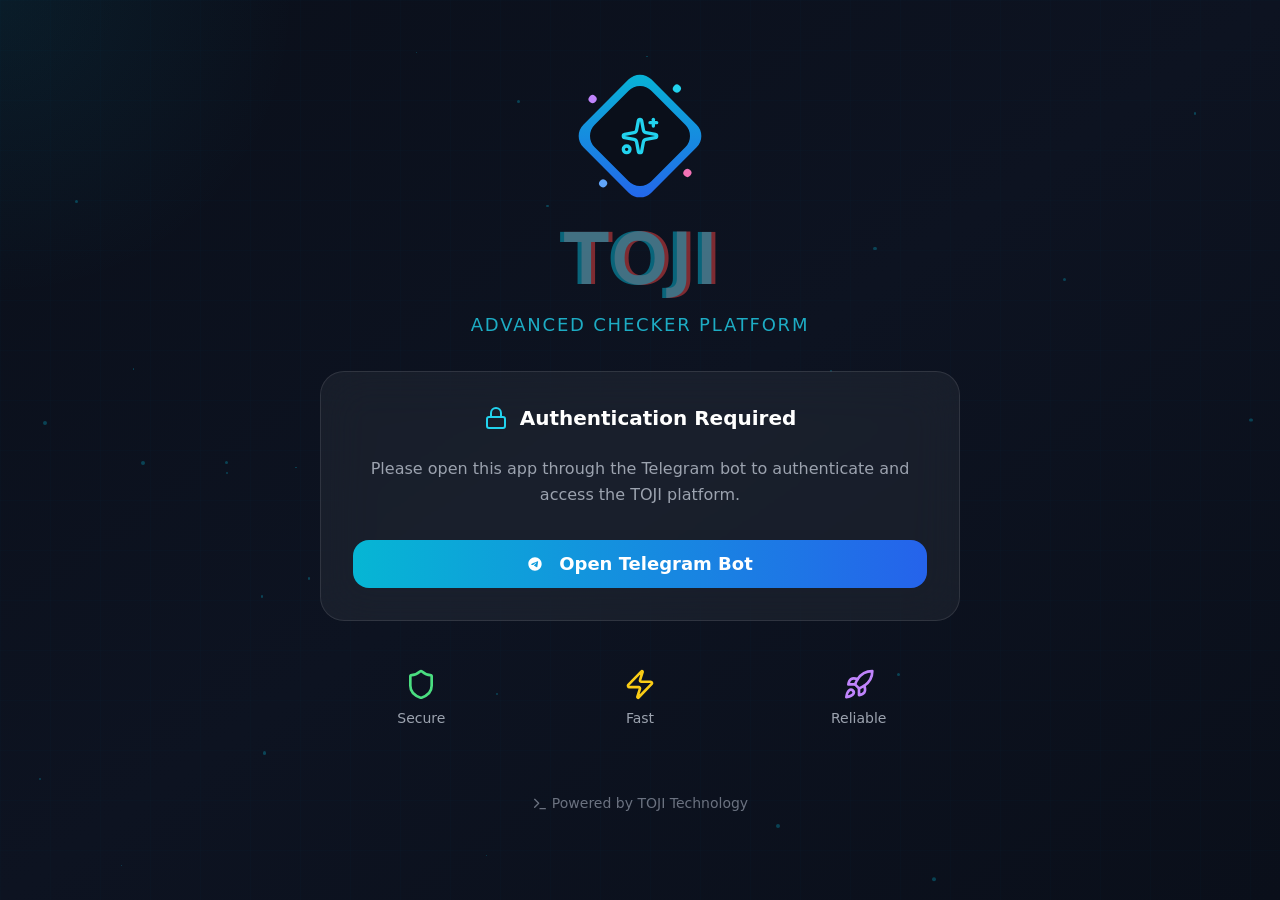
<file: webapp/index.html>
<!doctype html>
<html lang="en">
  <head>
    <meta charset="UTF-8" />
    <meta name="viewport" content="width=device-width, initial-scale=1.0" />
    <title>TOJI - Advanced Checker Platform</title>
    <script type="module" crossorigin src="./assets/index-D3A-3Uxb.js"></script>
    <link rel="stylesheet" crossorigin href="./assets/index-c2utvUz7.css">
  </head>
  <body>
    <div id="root"></div>
  </body>
</html>
</file>
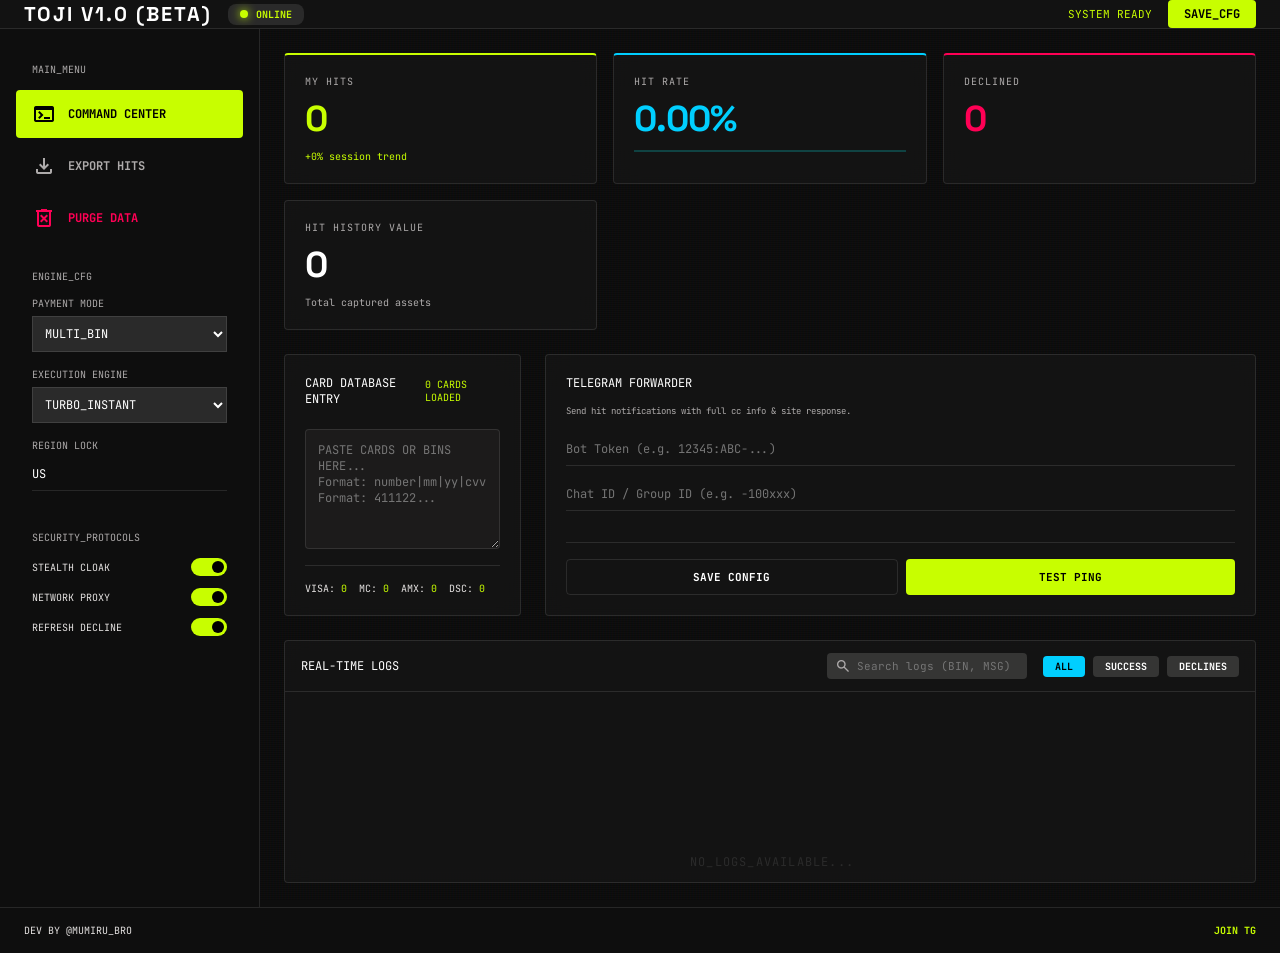
<file: src/ui/options.html>
<!DOCTYPE html>
<html lang="en">
<head>
    <meta charset="UTF-8">
    <meta name="viewport" content="width=device-width, initial-scale=1.0, maximum-scale=1.0, user-scalable=no">
    <title>TOJI V1.0 | COMMAND CENTER</title>
    <link rel="stylesheet" href="index.css">
</head>
<body>
    <header class="app-header">
        <div style="display: flex; gap: 16px; align-items: center;">
            <div class="brand-title">TOJI V1.0 (BETA)</div>
            <div class="status-pill hide-mobile">
                <span class="pulse-dot"></span> ONLINE
            </div>
        </div>
        <div style="display: flex; gap: 16px; align-items: center;">
            <div id="status-msg" style="font-family: var(--font-mono); font-size: 11px; color: var(--primary);">SYSTEM READY</div>
            <button id="save-btn" class="btn btn-primary" style="padding: 6px 16px; font-size: 12px;">SAVE_CFG</button>
        </div>
    </header>

    <div class="main-container">
        <!-- Desktop Sidebar -->
        <aside class="sidebar">
            <nav class="sidebar-nav">
                <div class="input-label" style="margin: 10px 16px;">MAIN_MENU</div>
                <div class="nav-item active" data-tab="dashboard">
                    <span class="material-symbols-outlined">terminal</span> COMMAND CENTER
                </div>
                <button id="export-hits-btn" class="nav-item" style="background: transparent; border: none; width: 100%; text-align: left;">
                    <span class="material-symbols-outlined">download</span> EXPORT HITS
                </button>
                <button id="reset-btn" class="nav-item" style="background: transparent; border: none; width: 100%; text-align: left; color: var(--tertiary);">
                    <span class="material-symbols-outlined">delete_forever</span> PURGE DATA
                </button>
                
                <div class="input-label" style="margin: 24px 16px 10px;">ENGINE_CFG</div>
                
                <div style="padding: 0 16px; margin-bottom: 12px;">
                    <span class="input-label">Payment Mode</span>
                    <select id="current-mode" class="input-field" style="background: var(--surface-high); border: 1px solid var(--ghost-border); padding: 8px;">
                        <option value="bin">MULTI_BIN</option>
                        <option value="full">FULL_CARD</option>
                    </select>
                </div>
                
                <div style="padding: 0 16px; margin-bottom: 12px;">
                    <span class="input-label">Execution Engine</span>
                    <select id="mode-select" class="input-field" style="background: var(--surface-high); border: 1px solid var(--ghost-border); padding: 8px;">
                        <option value="turbo">TURBO_INSTANT</option>
                        <option value="safe">SAFE_SIMULATION</option>
                    </select>
                </div>

                <div style="padding: 0 16px; margin-bottom: 12px;">
                    <span class="input-label">Region Lock</span>
                    <input type="text" id="country-input" class="input-field" value="US" placeholder="ISO Code (US, GB...)">
                </div>

                <div class="input-label" style="margin: 24px 16px 10px;">SECURITY_PROTOCOLS</div>
                
                <div style="padding: 0 16px; display: flex; justify-content: space-between; align-items: center; margin-bottom: 8px;">
                    <span style="font-family: var(--font-mono); font-size: 10px; color: var(--on-surface);">STEALTH CLOAK</span>
                    <label class="switch"><input type="checkbox" id="stealth-check" checked><span class="slider"></span></label>
                </div>
                <div style="padding: 0 16px; display: flex; justify-content: space-between; align-items: center; margin-bottom: 8px;">
                    <span style="font-family: var(--font-mono); font-size: 10px; color: var(--on-surface);">NETWORK PROXY</span>
                    <label class="switch"><input type="checkbox" id="proxy-check" checked><span class="slider"></span></label>
                </div>
                <div style="padding: 0 16px; display: flex; justify-content: space-between; align-items: center; margin-bottom: 8px;">
                    <span style="font-family: var(--font-mono); font-size: 10px; color: var(--on-surface);">REFRESH DECLINE</span>
                    <label class="switch"><input type="checkbox" id="refresh-on-decline" checked><span class="slider"></span></label>
                </div>

                <!-- Hidden inputs for existing JS to hook into unbreaking logic -->
                <div style="display:none;">
                    <select id="cvc-modifier"><option value="normal"></option></select>
                    <div id="custom-cvc-group"><input type="text" id="custom-cvc-input"></div>
                    <input type="checkbox" id="remove-agent-check" checked>
                    <input type="checkbox" id="remove-zip-check">
                    <input type="checkbox" id="block-analytics-check" checked>
                    <input type="checkbox" id="three-d-check">
                    <span id="active-tab-name"></span>
                </div>
            </nav>
        </aside>

        <!-- Main Workspace -->
        <main class="canvas" id="tab-dashboard">
            
            <!-- Dashboard Stats -->
            <section class="grid-stats">
                <div class="glass-panel border-top-primary">
                    <div class="stat-title">My Hits</div>
                    <div class="stat-value" style="color: var(--primary);" id="stat-total-hits">0</div>
                    <div style="margin-top: 8px; font-family: var(--font-mono); font-size: 10px; color: var(--primary);">+0% session trend</div>
                </div>
                <div class="glass-panel border-top-secondary">
                    <div class="stat-title">Hit Rate</div>
                    <div class="stat-value" style="color: var(--secondary);"><span id="stat-success-rate">0.00</span>%</div>
                    <div style="margin-top: 8px; width: 100%; height: 2px; background: rgba(0,255,255,0.2);"></div>
                </div>
                <div class="glass-panel" style="border-top: 2px solid var(--tertiary);">
                    <div class="stat-title">Declined</div>
                    <div class="stat-value" style="color: var(--tertiary);" id="log-stat-errors">0</div>
                </div>
                <div class="glass-panel">
                    <div class="stat-title">Hit History Value</div>
                    <div class="stat-value" id="log-stat-hits">0</div>
                    <div style="margin-top: 8px; font-family: var(--font-mono); font-size: 10px; color: var(--on-surface-variant);">Total captured assets</div>
                </div>
            </section>

            <!-- Middle Row: Cards & Webhook -->
            <section class="grid-main">
                <!-- CC Input Hub -->
                <div class="glass-panel" style="display: flex; flex-direction: column; gap: 16px;">
                    <div style="display: flex; justify-content: space-between; align-items: center;">
                        <span class="input-label" style="font-size: 12px; color: #fff;">CARD DATABASE ENTRY</span>
                        <span class="input-label" style="color: var(--primary);" id="card-count">0 CARDS LOADED</span>
                    </div>
                    
                    <textarea id="card-input" class="textarea-field" placeholder="PASTE CARDS OR BINS HERE...&#10;Format: number|mm|yy|cvv&#10;Format: 411122..."></textarea>
                    
                    <div style="display: flex; gap: 16px; justify-content: space-between; align-items: center; border-top: 1px solid var(--ghost-border); padding-top: 16px;">
                        <div style="display: flex; gap: 12px;">
                            <div style="font-family: var(--font-mono); font-size: 10px;">VISA: <span id="badge-visa" style="color:var(--primary);">0</span></div>
                            <div style="font-family: var(--font-mono); font-size: 10px;">MC: <span id="badge-mc" style="color:var(--primary);">0</span></div>
                            <div style="font-family: var(--font-mono); font-size: 10px;">AMX: <span id="badge-amex" style="color:var(--primary);">0</span></div>
                            <div style="font-family: var(--font-mono); font-size: 10px;">DSC: <span id="badge-disc" style="color:var(--primary);">0</span></div>
                        </div>
                    </div>
                </div>

                <!-- Webhook Panel -->
                <div class="glass-panel" style="display: flex; flex-direction: column; gap: 16px;">
                    <div style="display: flex; justify-content: space-between; align-items: center;">
                        <span class="input-label" style="font-size: 12px; color: #fff;">TELEGRAM FORWARDER</span>
                    </div>
                    <p style="font-family: var(--font-mono); font-size: 9px; color: var(--on-surface-variant); margin-top: -8px;">Send hit notifications with full cc info & site response.</p>
                    
                    <div style="display: flex; flex-direction: column; gap: 12px;">
                        <input type="text" id="tg-token" class="input-field" placeholder="Bot Token (e.g. 12345:ABC-...)">
                        <input type="text" id="tg-chatid" class="input-field" placeholder="Chat ID / Group ID (e.g. -100xxx)">
                    </div>

                    <div style="margin-top: auto; padding-top: 16px; border-top: 1px solid var(--ghost-border); display: flex; gap: 8px;">
                        <button class="btn btn-outline" style="flex: 1;" onclick="document.getElementById('save-btn').click();">SAVE CONFIG</button>
                        <button id="test-tg-btn" class="btn btn-primary" style="flex: 1;">TEST PING</button>
                    </div>
                </div>
            </section>

            <!-- Logs Terminal -->
            <section class="glass-panel" style="flex: 1; display: flex; flex-direction: column; padding: 0;">
                <div class="terminal-header">
                    <span class="input-label" style="font-size: 12px; color: #fff; margin:0;">REAL-TIME LOGS</span>
                    <div style="display: flex; gap: 16px; align-items: center; flex-wrap: wrap;">
                        <div class="search-bar">
                            <span class="material-symbols-outlined">search</span>
                            <input type="text" id="log-search-input" placeholder="Search logs (BIN, MSG)..." style="width: 200px;">
                        </div>
                        <div class="filter-tabs">
                            <button class="filter-btn active all" data-filter="all">ALL</button>
                            <button class="filter-btn hit" data-filter="hit">SUCCESS</button>
                            <button class="filter-btn error" data-filter="error">DECLINES</button>
                        </div>
                    </div>
                </div>
                <div id="dashboard-terminal" class="terminal-body" style="max-height: 400px; overflow-y: auto; padding-right: 8px;">
                    <!-- Logs will be populated here by options.js -->
                    <div style="text-align: center; color: var(--ghost-border); margin-top: 150px; font-family: var(--font-mono); font-size: 12px; letter-spacing: 0.1em;">NO_LOGS_AVAILABLE...</div>
                </div>
            </section>
        </main>
    </div>

    <!-- Mobile Nav -->
    <nav class="mobile-nav">
        <a class="mob-nav-item active" href="#">
            <span class="material-symbols-outlined">dashboard</span>
            <span>Home</span>
        </a>
        <a class="mob-nav-item" href="#" onclick="window.scrollTo(0, document.body.scrollHeight);">
            <span class="material-symbols-outlined">receipt_long</span>
            <span>Logs</span>
        </a>
    </nav>
    
    <footer class="app-footer">
        <span>DEV BY @MUMIRU_BRO</span>
        <a href="https://t.me/mumiru_who" target="_blank">JOIN TG</a>
    </footer>

    <!-- Welcome Modal (One-Time) -->
    <div id="welcome-modal" class="modal-overlay" style="display: none;">
        <div class="modal-content glass-panel">
            <div class="modal-header">
                <div class="brand-title" style="color: var(--primary); font-size: 24px; text-shadow: 0 0 15px rgba(200, 254, 0, 0.4);">
                    TOJI PROJECT V1 BETA
                </div>
            </div>
            <div class="modal-body">
                <p style="color: #fff; font-family: var(--font-mono); font-size: 13px; line-height: 1.6; margin-bottom: 20px;">
                    Welcome to the <span style="color: var(--primary); font-weight: bold;">TOJI COMMAND CENTER</span>. 
                    Developed by <span style="color: var(--secondary);">@RealYashvirGaming</span>.
                </p>
                
                <div style="background: rgba(255,255,255,0.03); border: 1px solid var(--ghost-border); padding: 16px; border-radius: 4px; margin-bottom: 24px;">
                    <p style="font-size: 12px; margin-bottom: 12px; color: var(--on-surface-variant);">
                        • This is a <span style="color: var(--tertiary);">BETA</span> version. It includes core automation protocols and new stealth features.
                    </p>
                    <p style="font-size: 12px; margin-bottom: 12px; color: var(--on-surface-variant);">
                        • There may be bugs. If you encounter any, please report them directly to my Telegram.
                    </p>
                    <p style="font-size: 12px; margin-bottom: 12px; color: var(--on-surface-variant);">
                        • <span style="color: var(--primary);">OPEN SOURCE:</span> You are free to use, edit, and modify this project for your own use.
                    </p>
                </div>

                <div style="display: flex; flex-direction: column; gap: 12px;">
                    <a href="https://t.me/mumiru_who" target="_blank" class="btn btn-outline" style="width: 100%; border-color: var(--secondary); color: var(--secondary);">
                        <span class="material-symbols-outlined">send</span> JOIN TELEGRAM / FEEDBACK
                    </a>
                    <button id="close-welcome-btn" class="btn btn-primary" style="width: 100%; height: 50px; font-size: 14px; letter-spacing: 2px;">
                        ENTER COMMAND CENTER
                    </button>
                </div>
            </div>
        </div>
    </div>

    <script src="options.js" type="module"></script>
</body>
</html>
</file>
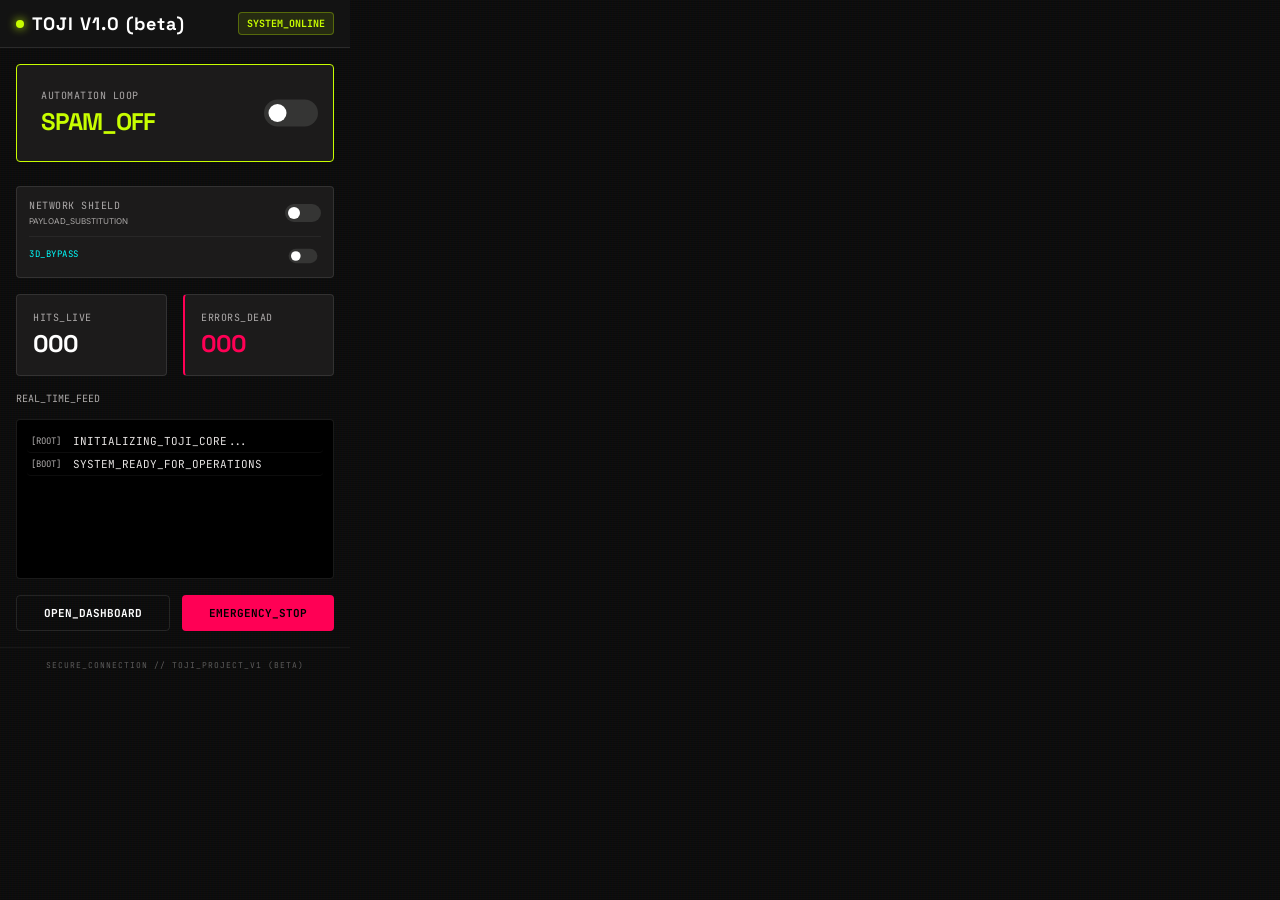
<file: src/ui/popup.html>
<!DOCTYPE html>
<html lang="en">
<head>
    <meta charset="UTF-8">
    <meta name="viewport" content="width=device-width, initial-scale=1.0">
    <title>TOJI_HUD // ACTIVE_VIEW</title>
    <link rel="stylesheet" href="index.css">
</head>
<body class="popup-body">
    <!-- Header -->
    <header class="popup-header">
        <div class="sidebar-logo" style="padding: 0; font-size: 18px;">
            <div class="pulse-dot"></div>
            TOJI V1.0 (beta)
        </div>
        <div id="status-badge" class="status-badge" style="color: var(--primary);">
            SYSTEM_ONLINE
        </div>
    </header>

    <!-- Main Controller -->
    <main class="popup-main">
        <!-- Big Mode Toggle -->
        <div class="stat-card" style="padding: 24px; border: 1px solid var(--primary);">
            <div style="display: flex; justify-content: space-between; align-items: center;">
                <div>
                    <div class="stat-label">Automation Loop</div>
                    <div id="spam-status-text" class="stat-value" style="font-size: 24px; color: var(--primary);">SPAM_OFF</div>
                </div>
                <label class="switch" style="transform: scale(1.5);">
                    <input type="checkbox" id="toggle-btn">
                    <span class="slider"></span>
                </label>
            </div>
        </div>

        <!-- Payload Substitution Toggle -->
        <div class="stat-card" style="padding: 12px; margin-top: 8px; border: 1px solid var(--ghost-border);">
            <div style="display: flex; justify-content: space-between; align-items: center;">
                <div>
                    <div class="stat-label">Network Shield</div>
                    <div style="font-size: 8px; opacity: 0.7;">PAYLOAD_SUBSTITUTION</div>
                </div>
                <label class="switch">
                    <input type="checkbox" id="stealth-mode-btn">
                    <span class="slider"></span>
                </label>
            </div>
            
            <div style="display: flex; justify-content: space-between; align-items: center; margin-top: 10px; padding-top: 10px; border-top: 1px solid rgba(255,255,255,0.05);">
                <div>
                    <div class="stat-label" style="font-size: 9px; color: #00ffff;">3D_BYPASS</div>
                </div>
                <label class="switch" style="transform: scale(0.8);">
                    <input type="checkbox" id="three-d-btn">
                    <span class="slider"></span>
                </label>
            </div>
        </div>

        <!-- Metrics Row -->
        <div style="display: grid; grid-template-columns: 1fr 1fr; gap: 16px;">
            <div class="stat-card">
                <div class="stat-label">HITS_LIVE</div>
                <div id="stat-hits" class="stat-value" style="font-size: 24px;">000</div>
            </div>
            <div class="stat-card" style="border-left: 2px solid var(--tertiary);">
                <div class="stat-label">ERRORS_DEAD</div>
                <div id="stat-checkouts" class="stat-value" style="font-size: 24px; color: var(--tertiary);">000</div>
            </div>
        </div>

        <!-- Mini Terminal View -->
        <div class="input-group">
            <span class="input-label">REAL_TIME_FEED</span>
            <div id="mini-terminal" class="popup-mini-terminal">
                <div class="log-entry info">
                    <span class="log-time">[ROOT]</span> 
                    <span>INITIALIZING_TOJI_CORE...</span>
                </div>
                <div class="log-entry info">
                    <span class="log-time">[BOOT]</span> 
                    <span>SYSTEM_READY_FOR_OPERATIONS</span>
                </div>
            </div>
        </div>

        <!-- Quick Actions -->
        <div style="display: flex; gap: 12px; margin-top: auto;">
            <button id="settings-btn" class="btn-action btn-ghost" style="flex: 1; font-size: 11px;">
                OPEN_DASHBOARD
            </button>
            <button id="stop-btn" class="btn-action" style="flex: 1; background: var(--tertiary); font-size: 11px;">
                EMERGENCY_STOP
            </button>
        </div>
    </main>

    <footer class="footer-hud" style="padding: 12px; border-top: 1px solid var(--ghost-border); text-align: center; font-size: 8px; opacity: 0.5;">
        SECURE_CONNECTION // TOJI_PROJECT_V1 (BETA)
    </footer>

    <script src="popup.js" type="module"></script>
</body>
</html>
</file>
<file: webapp/assets/index-c2utvUz7.css>
*,:before,:after{--tw-border-spacing-x: 0;--tw-border-spacing-y: 0;--tw-translate-x: 0;--tw-translate-y: 0;--tw-rotate: 0;--tw-skew-x: 0;--tw-skew-y: 0;--tw-scale-x: 1;--tw-scale-y: 1;--tw-pan-x: ;--tw-pan-y: ;--tw-pinch-zoom: ;--tw-scroll-snap-strictness: proximity;--tw-gradient-from-position: ;--tw-gradient-via-position: ;--tw-gradient-to-position: ;--tw-ordinal: ;--tw-slashed-zero: ;--tw-numeric-figure: ;--tw-numeric-spacing: ;--tw-numeric-fraction: ;--tw-ring-inset: ;--tw-ring-offset-width: 0px;--tw-ring-offset-color: #fff;--tw-ring-color: rgb(59 130 246 / .5);--tw-ring-offset-shadow: 0 0 #0000;--tw-ring-shadow: 0 0 #0000;--tw-shadow: 0 0 #0000;--tw-shadow-colored: 0 0 #0000;--tw-blur: ;--tw-brightness: ;--tw-contrast: ;--tw-grayscale: ;--tw-hue-rotate: ;--tw-invert: ;--tw-saturate: ;--tw-sepia: ;--tw-drop-shadow: ;--tw-backdrop-blur: ;--tw-backdrop-brightness: ;--tw-backdrop-contrast: ;--tw-backdrop-grayscale: ;--tw-backdrop-hue-rotate: ;--tw-backdrop-invert: ;--tw-backdrop-opacity: ;--tw-backdrop-saturate: ;--tw-backdrop-sepia: ;--tw-contain-size: ;--tw-contain-layout: ;--tw-contain-paint: ;--tw-contain-style: }::backdrop{--tw-border-spacing-x: 0;--tw-border-spacing-y: 0;--tw-translate-x: 0;--tw-translate-y: 0;--tw-rotate: 0;--tw-skew-x: 0;--tw-skew-y: 0;--tw-scale-x: 1;--tw-scale-y: 1;--tw-pan-x: ;--tw-pan-y: ;--tw-pinch-zoom: ;--tw-scroll-snap-strictness: proximity;--tw-gradient-from-position: ;--tw-gradient-via-position: ;--tw-gradient-to-position: ;--tw-ordinal: ;--tw-slashed-zero: ;--tw-numeric-figure: ;--tw-numeric-spacing: ;--tw-numeric-fraction: ;--tw-ring-inset: ;--tw-ring-offset-width: 0px;--tw-ring-offset-color: #fff;--tw-ring-color: rgb(59 130 246 / .5);--tw-ring-offset-shadow: 0 0 #0000;--tw-ring-shadow: 0 0 #0000;--tw-shadow: 0 0 #0000;--tw-shadow-colored: 0 0 #0000;--tw-blur: ;--tw-brightness: ;--tw-contrast: ;--tw-grayscale: ;--tw-hue-rotate: ;--tw-invert: ;--tw-saturate: ;--tw-sepia: ;--tw-drop-shadow: ;--tw-backdrop-blur: ;--tw-backdrop-brightness: ;--tw-backdrop-contrast: ;--tw-backdrop-grayscale: ;--tw-backdrop-hue-rotate: ;--tw-backdrop-invert: ;--tw-backdrop-opacity: ;--tw-backdrop-saturate: ;--tw-backdrop-sepia: ;--tw-contain-size: ;--tw-contain-layout: ;--tw-contain-paint: ;--tw-contain-style: }*,:before,:after{box-sizing:border-box;border-width:0;border-style:solid;border-color:#e5e7eb}:before,:after{--tw-content: ""}html,:host{line-height:1.5;-webkit-text-size-adjust:100%;-moz-tab-size:4;-o-tab-size:4;tab-size:4;font-family:ui-sans-serif,system-ui,sans-serif,"Apple Color Emoji","Segoe UI Emoji",Segoe UI Symbol,"Noto Color Emoji";font-feature-settings:normal;font-variation-settings:normal;-webkit-tap-highlight-color:transparent}body{margin:0;line-height:inherit}hr{height:0;color:inherit;border-top-width:1px}abbr:where([title]){-webkit-text-decoration:underline dotted;text-decoration:underline dotted}h1,h2,h3,h4,h5,h6{font-size:inherit;font-weight:inherit}a{color:inherit;text-decoration:inherit}b,strong{font-weight:bolder}code,kbd,samp,pre{font-family:ui-monospace,SFMono-Regular,Menlo,Monaco,Consolas,Liberation Mono,Courier New,monospace;font-feature-settings:normal;font-variation-settings:normal;font-size:1em}small{font-size:80%}sub,sup{font-size:75%;line-height:0;position:relative;vertical-align:baseline}sub{bottom:-.25em}sup{top:-.5em}table{text-indent:0;border-color:inherit;border-collapse:collapse}button,input,optgroup,select,textarea{font-family:inherit;font-feature-settings:inherit;font-variation-settings:inherit;font-size:100%;font-weight:inherit;line-height:inherit;letter-spacing:inherit;color:inherit;margin:0;padding:0}button,select{text-transform:none}button,input:where([type=button]),input:where([type=reset]),input:where([type=submit]){-webkit-appearance:button;background-color:transparent;background-image:none}:-moz-focusring{outline:auto}:-moz-ui-invalid{box-shadow:none}progress{vertical-align:baseline}::-webkit-inner-spin-button,::-webkit-outer-spin-button{height:auto}[type=search]{-webkit-appearance:textfield;outline-offset:-2px}::-webkit-search-decoration{-webkit-appearance:none}::-webkit-file-upload-button{-webkit-appearance:button;font:inherit}summary{display:list-item}blockquote,dl,dd,h1,h2,h3,h4,h5,h6,hr,figure,p,pre{margin:0}fieldset{margin:0;padding:0}legend{padding:0}ol,ul,menu{list-style:none;margin:0;padding:0}dialog{padding:0}textarea{resize:vertical}input::-moz-placeholder,textarea::-moz-placeholder{opacity:1;color:#9ca3af}input::placeholder,textarea::placeholder{opacity:1;color:#9ca3af}button,[role=button]{cursor:pointer}:disabled{cursor:default}img,svg,video,canvas,audio,iframe,embed,object{display:block;vertical-align:middle}img,video{max-width:100%;height:auto}[hidden]:where(:not([hidden=until-found])){display:none}:root{--background: 220 25% 5%;--foreground: 0 0% 98%;--card: 220 20% 8%;--card-foreground: 0 0% 98%;--popover: 220 20% 8%;--popover-foreground: 0 0% 98%;--primary: 187 94% 43%;--primary-foreground: 220 25% 5%;--secondary: 220 15% 12%;--secondary-foreground: 0 0% 98%;--muted: 220 15% 15%;--muted-foreground: 220 10% 60%;--accent: 270 60% 55%;--accent-foreground: 0 0% 98%;--destructive: 0 84% 60%;--destructive-foreground: 0 0% 98%;--border: 220 15% 15%;--input: 220 15% 15%;--ring: 187 94% 43%;--radius: .75rem;--sidebar-background: 220 20% 8%;--sidebar-foreground: 0 0% 98%;--sidebar-primary: 187 94% 43%;--sidebar-primary-foreground: 220 25% 5%;--sidebar-accent: 220 15% 12%;--sidebar-accent-foreground: 0 0% 98%;--sidebar-border: 220 15% 15%;--sidebar-ring: 187 94% 43%;--toji-cyan: 187 94% 43%;--toji-blue: 217 91% 60%;--toji-purple: 270 60% 55%;--toji-pink: 330 80% 60%;--toji-green: 142 71% 45%;--toji-yellow: 45 93% 47%;--toji-red: 0 84% 60%;--toji-orange: 24 95% 53%}.dark{--background: 220 25% 5%;--foreground: 0 0% 98%;--card: 220 20% 8%;--card-foreground: 0 0% 98%;--popover: 220 20% 8%;--popover-foreground: 0 0% 98%;--primary: 187 94% 43%;--primary-foreground: 220 25% 5%;--secondary: 220 15% 12%;--secondary-foreground: 0 0% 98%;--muted: 220 15% 15%;--muted-foreground: 220 10% 60%;--accent: 270 60% 55%;--accent-foreground: 0 0% 98%;--destructive: 0 84% 60%;--destructive-foreground: 0 0% 98%;--border: 220 15% 15%;--input: 220 15% 15%;--ring: 187 94% 43%;--sidebar-background: 220 20% 8%;--sidebar-foreground: 0 0% 98%;--sidebar-primary: 187 94% 43%;--sidebar-primary-foreground: 220 25% 5%;--sidebar-accent: 220 15% 12%;--sidebar-accent-foreground: 0 0% 98%;--sidebar-border: 220 15% 15%;--sidebar-ring: 187 94% 43%}*{border-color:hsl(var(--border))}html{scroll-behavior:smooth}body{background-color:hsl(var(--background));color:hsl(var(--foreground));-webkit-font-smoothing:antialiased;-moz-osx-font-smoothing:grayscale;font-family:Inter,-apple-system,BlinkMacSystemFont,Segoe UI,Roboto,sans-serif}code,pre,.font-mono{font-family:JetBrains Mono,Fira Code,monospace}.sr-only{position:absolute;width:1px;height:1px;padding:0;margin:-1px;overflow:hidden;clip:rect(0,0,0,0);white-space:nowrap;border-width:0}.pointer-events-none{pointer-events:none}.visible{visibility:visible}.invisible{visibility:hidden}.fixed{position:fixed}.absolute{position:absolute}.relative{position:relative}.-inset-4{inset:-1rem}.inset-0{inset:0}.inset-2{inset:.5rem}.inset-x-0{left:0;right:0}.inset-y-0{top:0;bottom:0}.-bottom-0\.5{bottom:-.125rem}.-bottom-12{bottom:-3rem}.-left-12{left:-3rem}.-right-0\.5{right:-.125rem}.-right-12{right:-3rem}.-top-12{top:-3rem}.-top-3{top:-.75rem}.bottom-0{bottom:0}.bottom-4{bottom:1rem}.left-0{left:0}.left-1\/2{left:50%}.left-2{left:.5rem}.left-\[50\%\]{left:50%}.right-0{right:0}.right-1{right:.25rem}.right-2{right:.5rem}.right-3{right:.75rem}.right-4{right:1rem}.top-0{top:0}.top-1\.5{top:.375rem}.top-1\/2{top:50%}.top-3\.5{top:.875rem}.top-4{top:1rem}.top-\[1px\]{top:1px}.top-\[50\%\]{top:50%}.top-\[60\%\]{top:60%}.top-full{top:100%}.isolate{isolation:isolate}.-z-10{z-index:-10}.z-10{z-index:10}.z-20{z-index:20}.z-50{z-index:50}.z-\[1\]{z-index:1}.order-first{order:-9999}.order-last{order:9999}.col-start-2{grid-column-start:2}.row-span-2{grid-row:span 2 / span 2}.row-start-1{grid-row-start:1}.\!m-0{margin:0!important}.-mx-1{margin-left:-.25rem;margin-right:-.25rem}.-my-2{margin-top:-.5rem;margin-bottom:-.5rem}.mx-2{margin-left:.5rem;margin-right:.5rem}.mx-3\.5{margin-left:.875rem;margin-right:.875rem}.mx-4{margin-left:1rem;margin-right:1rem}.mx-auto{margin-left:auto;margin-right:auto}.my-0{margin-top:0;margin-bottom:0}.my-0\.5{margin-top:.125rem;margin-bottom:.125rem}.my-1{margin-top:.25rem;margin-bottom:.25rem}.my-4{margin-top:1rem;margin-bottom:1rem}.-ml-4{margin-left:-1rem}.-mt-4{margin-top:-1rem}.mb-1{margin-bottom:.25rem}.mb-2{margin-bottom:.5rem}.mb-3{margin-bottom:.75rem}.mb-4{margin-bottom:1rem}.mb-6{margin-bottom:1.5rem}.mb-8{margin-bottom:2rem}.ml-1{margin-left:.25rem}.ml-4{margin-left:1rem}.ml-auto{margin-left:auto}.mr-1{margin-right:.25rem}.mr-2{margin-right:.5rem}.mt-0\.5{margin-top:.125rem}.mt-1{margin-top:.25rem}.mt-1\.5{margin-top:.375rem}.mt-12{margin-top:3rem}.mt-2{margin-top:.5rem}.mt-4{margin-top:1rem}.mt-6{margin-top:1.5rem}.mt-auto{margin-top:auto}.line-clamp-1{overflow:hidden;display:-webkit-box;-webkit-box-orient:vertical;-webkit-line-clamp:1}.line-clamp-2{overflow:hidden;display:-webkit-box;-webkit-box-orient:vertical;-webkit-line-clamp:2}.block{display:block}.inline-block{display:inline-block}.inline{display:inline}.flex{display:flex}.inline-flex{display:inline-flex}.table{display:table}.table-caption{display:table-caption}.table-cell{display:table-cell}.table-row{display:table-row}.grid{display:grid}.hidden{display:none}.aspect-square{aspect-ratio:1 / 1}.aspect-video{aspect-ratio:16 / 9}.size-10{width:2.5rem;height:2.5rem}.size-2{width:.5rem;height:.5rem}.size-2\.5{width:.625rem;height:.625rem}.size-3{width:.75rem;height:.75rem}.size-3\.5{width:.875rem;height:.875rem}.size-4{width:1rem;height:1rem}.size-6{width:1.5rem;height:1.5rem}.size-7{width:1.75rem;height:1.75rem}.size-8{width:2rem;height:2rem}.size-9{width:2.25rem;height:2.25rem}.size-auto{width:auto;height:auto}.size-full{width:100%;height:100%}.h-1\.5{height:.375rem}.h-10{height:2.5rem}.h-12{height:3rem}.h-16{height:4rem}.h-2{height:.5rem}.h-2\.5{height:.625rem}.h-20{height:5rem}.h-24{height:6rem}.h-3{height:.75rem}.h-4{height:1rem}.h-5{height:1.25rem}.h-6{height:1.5rem}.h-7{height:1.75rem}.h-8{height:2rem}.h-9{height:2.25rem}.h-\[1\.15rem\]{height:1.15rem}.h-\[600px\]{height:600px}.h-\[calc\(100\%-1px\)\]{height:calc(100% - 1px)}.h-\[var\(--radix-navigation-menu-viewport-height\)\]{height:var(--radix-navigation-menu-viewport-height)}.h-\[var\(--radix-select-trigger-height\)\]{height:var(--radix-select-trigger-height)}.h-auto{height:auto}.h-full{height:100%}.h-px{height:1px}.h-screen{height:100vh}.h-svh{height:100svh}.max-h-\[300px\]{max-height:300px}.min-h-0{min-height:0px}.min-h-16{min-height:4rem}.min-h-4{min-height:1rem}.min-h-\[120px\]{min-height:120px}.min-h-\[150px\]{min-height:150px}.min-h-\[80px\]{min-height:80px}.min-h-screen{min-height:100vh}.min-h-svh{min-height:100svh}.w-0{width:0px}.w-1{width:.25rem}.w-1\.5{width:.375rem}.w-10{width:2.5rem}.w-12{width:3rem}.w-16{width:4rem}.w-2{width:.5rem}.w-2\.5{width:.625rem}.w-20{width:5rem}.w-24{width:6rem}.w-3{width:.75rem}.w-3\/4{width:75%}.w-4{width:1rem}.w-5{width:1.25rem}.w-6{width:1.5rem}.w-64{width:16rem}.w-72{width:18rem}.w-8{width:2rem}.w-9{width:2.25rem}.w-\[100px\]{width:100px}.w-\[600px\]{width:600px}.w-auto{width:auto}.w-fit{width:-moz-fit-content;width:fit-content}.w-full{width:100%}.w-max{width:-moz-max-content;width:max-content}.w-px{width:1px}.min-w-0{min-width:0px}.min-w-10{min-width:2.5rem}.min-w-5{min-width:1.25rem}.min-w-8{min-width:2rem}.min-w-9{min-width:2.25rem}.min-w-\[12rem\]{min-width:12rem}.min-w-\[300px\]{min-width:300px}.min-w-\[8rem\]{min-width:8rem}.min-w-\[var\(--radix-select-trigger-width\)\]{min-width:var(--radix-select-trigger-width)}.max-w-2xl{max-width:42rem}.max-w-4xl{max-width:56rem}.max-w-5xl{max-width:64rem}.max-w-\[200px\]{max-width:200px}.max-w-\[300px\]{max-width:300px}.max-w-\[calc\(100\%-2rem\)\]{max-width:calc(100% - 2rem)}.max-w-max{max-width:-moz-max-content;max-width:max-content}.max-w-sm{max-width:24rem}.flex-1{flex:1 1 0%}.flex-shrink-0,.shrink-0{flex-shrink:0}.grow{flex-grow:1}.grow-0{flex-grow:0}.basis-full{flex-basis:100%}.caption-bottom{caption-side:bottom}.border-collapse{border-collapse:collapse}.-translate-x-1\/2{--tw-translate-x: -50%;transform:translate(var(--tw-translate-x),var(--tw-translate-y)) rotate(var(--tw-rotate)) skew(var(--tw-skew-x)) skewY(var(--tw-skew-y)) scaleX(var(--tw-scale-x)) scaleY(var(--tw-scale-y))}.-translate-x-\[2px\]{--tw-translate-x: -2px;transform:translate(var(--tw-translate-x),var(--tw-translate-y)) rotate(var(--tw-rotate)) skew(var(--tw-skew-x)) skewY(var(--tw-skew-y)) scaleX(var(--tw-scale-x)) scaleY(var(--tw-scale-y))}.-translate-x-px{--tw-translate-x: -1px;transform:translate(var(--tw-translate-x),var(--tw-translate-y)) rotate(var(--tw-rotate)) skew(var(--tw-skew-x)) skewY(var(--tw-skew-y)) scaleX(var(--tw-scale-x)) scaleY(var(--tw-scale-y))}.-translate-y-1\/2{--tw-translate-y: -50%;transform:translate(var(--tw-translate-x),var(--tw-translate-y)) rotate(var(--tw-rotate)) skew(var(--tw-skew-x)) skewY(var(--tw-skew-y)) scaleX(var(--tw-scale-x)) scaleY(var(--tw-scale-y))}.translate-x-\[-50\%\]{--tw-translate-x: -50%;transform:translate(var(--tw-translate-x),var(--tw-translate-y)) rotate(var(--tw-rotate)) skew(var(--tw-skew-x)) skewY(var(--tw-skew-y)) scaleX(var(--tw-scale-x)) scaleY(var(--tw-scale-y))}.translate-x-\[2px\]{--tw-translate-x: 2px;transform:translate(var(--tw-translate-x),var(--tw-translate-y)) rotate(var(--tw-rotate)) skew(var(--tw-skew-x)) skewY(var(--tw-skew-y)) scaleX(var(--tw-scale-x)) scaleY(var(--tw-scale-y))}.translate-x-px{--tw-translate-x: 1px;transform:translate(var(--tw-translate-x),var(--tw-translate-y)) rotate(var(--tw-rotate)) skew(var(--tw-skew-x)) skewY(var(--tw-skew-y)) scaleX(var(--tw-scale-x)) scaleY(var(--tw-scale-y))}.translate-y-0\.5{--tw-translate-y: .125rem;transform:translate(var(--tw-translate-x),var(--tw-translate-y)) rotate(var(--tw-rotate)) skew(var(--tw-skew-x)) skewY(var(--tw-skew-y)) scaleX(var(--tw-scale-x)) scaleY(var(--tw-scale-y))}.translate-y-\[-50\%\]{--tw-translate-y: -50%;transform:translate(var(--tw-translate-x),var(--tw-translate-y)) rotate(var(--tw-rotate)) skew(var(--tw-skew-x)) skewY(var(--tw-skew-y)) scaleX(var(--tw-scale-x)) scaleY(var(--tw-scale-y))}.translate-y-\[calc\(-50\%_-_2px\)\]{--tw-translate-y: calc(-50% - 2px) ;transform:translate(var(--tw-translate-x),var(--tw-translate-y)) rotate(var(--tw-rotate)) skew(var(--tw-skew-x)) skewY(var(--tw-skew-y)) scaleX(var(--tw-scale-x)) scaleY(var(--tw-scale-y))}.-rotate-45{--tw-rotate: -45deg;transform:translate(var(--tw-translate-x),var(--tw-translate-y)) rotate(var(--tw-rotate)) skew(var(--tw-skew-x)) skewY(var(--tw-skew-y)) scaleX(var(--tw-scale-x)) scaleY(var(--tw-scale-y))}.rotate-45{--tw-rotate: 45deg;transform:translate(var(--tw-translate-x),var(--tw-translate-y)) rotate(var(--tw-rotate)) skew(var(--tw-skew-x)) skewY(var(--tw-skew-y)) scaleX(var(--tw-scale-x)) scaleY(var(--tw-scale-y))}.rotate-90{--tw-rotate: 90deg;transform:translate(var(--tw-translate-x),var(--tw-translate-y)) rotate(var(--tw-rotate)) skew(var(--tw-skew-x)) skewY(var(--tw-skew-y)) scaleX(var(--tw-scale-x)) scaleY(var(--tw-scale-y))}.transform{transform:translate(var(--tw-translate-x),var(--tw-translate-y)) rotate(var(--tw-rotate)) skew(var(--tw-skew-x)) skewY(var(--tw-skew-y)) scaleX(var(--tw-scale-x)) scaleY(var(--tw-scale-y))}@keyframes caret-blink{0%,70%,to{opacity:1}20%,50%{opacity:0}}.animate-caret-blink{animation:caret-blink 1.25s ease-out infinite}@keyframes pulse{50%{opacity:.5}}.animate-pulse{animation:pulse 2s cubic-bezier(.4,0,.6,1) infinite}.animate-spin{animation:spin 1s linear infinite}.cursor-default{cursor:default}.cursor-text{cursor:text}.touch-none{touch-action:none}.select-none{-webkit-user-select:none;-moz-user-select:none;user-select:none}.resize-none{resize:none}.scroll-my-1{scroll-margin-top:.25rem;scroll-margin-bottom:.25rem}.scroll-py-1{scroll-padding-top:.25rem;scroll-padding-bottom:.25rem}.list-disc{list-style-type:disc}.list-none{list-style-type:none}.auto-rows-min{grid-auto-rows:min-content}.grid-cols-2{grid-template-columns:repeat(2,minmax(0,1fr))}.grid-cols-3{grid-template-columns:repeat(3,minmax(0,1fr))}.grid-cols-4{grid-template-columns:repeat(4,minmax(0,1fr))}.grid-cols-5{grid-template-columns:repeat(5,minmax(0,1fr))}.grid-cols-6{grid-template-columns:repeat(6,minmax(0,1fr))}.grid-cols-\[0_1fr\]{grid-template-columns:0 1fr}.grid-rows-\[auto_auto\]{grid-template-rows:auto auto}.flex-row{flex-direction:row}.flex-col{flex-direction:column}.flex-col-reverse{flex-direction:column-reverse}.flex-wrap{flex-wrap:wrap}.place-content-center{place-content:center}.items-start{align-items:flex-start}.items-end{align-items:flex-end}.items-center{align-items:center}.items-stretch{align-items:stretch}.justify-start{justify-content:flex-start}.justify-center{justify-content:center}.justify-between{justify-content:space-between}.justify-items-start{justify-items:start}.gap-0\.5{gap:.125rem}.gap-1{gap:.25rem}.gap-1\.5{gap:.375rem}.gap-2{gap:.5rem}.gap-2\.5{gap:.625rem}.gap-3{gap:.75rem}.gap-4{gap:1rem}.gap-6{gap:1.5rem}.gap-7{gap:1.75rem}.gap-\[--spacing\(var\(--gap\)\)\]{gap:var(--spacing(var(--gap)))}.gap-y-0\.5{row-gap:.125rem}.space-y-1>:not([hidden])~:not([hidden]){--tw-space-y-reverse: 0;margin-top:calc(.25rem * calc(1 - var(--tw-space-y-reverse)));margin-bottom:calc(.25rem * var(--tw-space-y-reverse))}.space-y-2>:not([hidden])~:not([hidden]){--tw-space-y-reverse: 0;margin-top:calc(.5rem * calc(1 - var(--tw-space-y-reverse)));margin-bottom:calc(.5rem * var(--tw-space-y-reverse))}.space-y-3>:not([hidden])~:not([hidden]){--tw-space-y-reverse: 0;margin-top:calc(.75rem * calc(1 - var(--tw-space-y-reverse)));margin-bottom:calc(.75rem * var(--tw-space-y-reverse))}.space-y-4>:not([hidden])~:not([hidden]){--tw-space-y-reverse: 0;margin-top:calc(1rem * calc(1 - var(--tw-space-y-reverse)));margin-bottom:calc(1rem * var(--tw-space-y-reverse))}.space-y-6>:not([hidden])~:not([hidden]){--tw-space-y-reverse: 0;margin-top:calc(1.5rem * calc(1 - var(--tw-space-y-reverse)));margin-bottom:calc(1.5rem * var(--tw-space-y-reverse))}.divide-y>:not([hidden])~:not([hidden]){--tw-divide-y-reverse: 0;border-top-width:calc(1px * calc(1 - var(--tw-divide-y-reverse)));border-bottom-width:calc(1px * var(--tw-divide-y-reverse))}.divide-white\/5>:not([hidden])~:not([hidden]){border-color:#ffffff0d}.self-start{align-self:flex-start}.self-stretch{align-self:stretch}.justify-self-end{justify-self:end}.overflow-auto{overflow:auto}.overflow-hidden{overflow:hidden}.overflow-x-auto{overflow-x:auto}.overflow-y-auto{overflow-y:auto}.overflow-x-hidden{overflow-x:hidden}.truncate{overflow:hidden;text-overflow:ellipsis;white-space:nowrap}.whitespace-nowrap{white-space:nowrap}.text-balance{text-wrap:balance}.break-words{overflow-wrap:break-word}.rounded-2xl{border-radius:1rem}.rounded-3xl{border-radius:1.5rem}.rounded-\[2px\]{border-radius:2px}.rounded-\[4px\]{border-radius:4px}.rounded-\[calc\(var\(--radius\)-5px\)\]{border-radius:calc(var(--radius) - 5px)}.rounded-\[inherit\]{border-radius:inherit}.rounded-full{border-radius:9999px}.rounded-lg{border-radius:var(--radius)}.rounded-md{border-radius:calc(var(--radius) - 2px)}.rounded-none{border-radius:0}.rounded-sm{border-radius:calc(var(--radius) - 4px)}.rounded-xl{border-radius:calc(var(--radius) + 4px)}.rounded-xs{border-radius:calc(var(--radius) - 6px)}.rounded-l-md{border-top-left-radius:calc(var(--radius) - 2px);border-bottom-left-radius:calc(var(--radius) - 2px)}.rounded-r-md{border-top-right-radius:calc(var(--radius) - 2px);border-bottom-right-radius:calc(var(--radius) - 2px)}.rounded-tl-sm{border-top-left-radius:calc(var(--radius) - 4px)}.border{border-width:1px}.border-0{border-width:0px}.border-2{border-width:2px}.border-\[1\.5px\]{border-width:1.5px}.border-y{border-top-width:1px;border-bottom-width:1px}.border-b{border-bottom-width:1px}.border-l{border-left-width:1px}.border-r{border-right-width:1px}.border-t{border-top-width:1px}.border-dashed{border-style:dashed}.border-\[\#0a0f1a\]{--tw-border-opacity: 1;border-color:rgb(10 15 26 / var(--tw-border-opacity, 1))}.border-blue-500\/50{border-color:#3b82f680}.border-border{border-color:hsl(var(--border))}.border-border\/50{border-color:hsl(var(--border) / .5)}.border-cyan-500\/30{border-color:#06b6d44d}.border-gray-500\/50{border-color:#6b728080}.border-green-500\/30{border-color:#22c55e4d}.border-green-500\/50{border-color:#22c55e80}.border-input{border-color:hsl(var(--input))}.border-primary{border-color:hsl(var(--primary))}.border-purple-500\/30{border-color:#a855f74d}.border-purple-500\/50{border-color:#a855f780}.border-red-500\/30{border-color:#ef44444d}.border-red-500\/50{border-color:#ef444480}.border-sidebar-border{border-color:hsl(var(--sidebar-border))}.border-transparent{border-color:transparent}.border-white\/10{border-color:#ffffff1a}.border-white\/5{border-color:#ffffff0d}.border-yellow-500\/30{border-color:#eab3084d}.border-yellow-500\/50{border-color:#eab30880}.border-l-transparent{border-left-color:transparent}.border-t-transparent{border-top-color:transparent}.bg-\[\#0a0f1a\]{--tw-bg-opacity: 1;background-color:rgb(10 15 26 / var(--tw-bg-opacity, 1))}.bg-\[\#0d1321\]{--tw-bg-opacity: 1;background-color:rgb(13 19 33 / var(--tw-bg-opacity, 1))}.bg-accent{background-color:hsl(var(--accent))}.bg-background{background-color:hsl(var(--background))}.bg-black\/50{background-color:#00000080}.bg-blue-400{--tw-bg-opacity: 1;background-color:rgb(96 165 250 / var(--tw-bg-opacity, 1))}.bg-blue-500\/10{background-color:#3b82f61a}.bg-blue-500\/20{background-color:#3b82f633}.bg-blue-500\/5{background-color:#3b82f60d}.bg-border{background-color:hsl(var(--border))}.bg-card{background-color:hsl(var(--card))}.bg-cyan-400{--tw-bg-opacity: 1;background-color:rgb(34 211 238 / var(--tw-bg-opacity, 1))}.bg-cyan-500{--tw-bg-opacity: 1;background-color:rgb(6 182 212 / var(--tw-bg-opacity, 1))}.bg-cyan-500\/10{background-color:#06b6d41a}.bg-cyan-500\/30{background-color:#06b6d44d}.bg-destructive{--tw-bg-opacity: 1;background-color:hsl(var(--destructive) / var(--tw-bg-opacity, 1))}.bg-foreground{background-color:hsl(var(--foreground))}.bg-gray-400{--tw-bg-opacity: 1;background-color:rgb(156 163 175 / var(--tw-bg-opacity, 1))}.bg-green-400{--tw-bg-opacity: 1;background-color:rgb(74 222 128 / var(--tw-bg-opacity, 1))}.bg-green-500\/10{background-color:#22c55e1a}.bg-green-500\/20{background-color:#22c55e33}.bg-green-500\/5{background-color:#22c55e0d}.bg-input{background-color:hsl(var(--input))}.bg-muted{background-color:hsl(var(--muted))}.bg-muted\/50{background-color:hsl(var(--muted) / .5)}.bg-orange-600{--tw-bg-opacity: 1;background-color:rgb(234 88 12 / var(--tw-bg-opacity, 1))}.bg-pink-400{--tw-bg-opacity: 1;background-color:rgb(244 114 182 / var(--tw-bg-opacity, 1))}.bg-pink-500{--tw-bg-opacity: 1;background-color:rgb(236 72 153 / var(--tw-bg-opacity, 1))}.bg-popover{background-color:hsl(var(--popover))}.bg-primary{background-color:hsl(var(--primary))}.bg-primary\/20{background-color:hsl(var(--primary) / .2)}.bg-purple-400{--tw-bg-opacity: 1;background-color:rgb(192 132 252 / var(--tw-bg-opacity, 1))}.bg-purple-500{--tw-bg-opacity: 1;background-color:rgb(168 85 247 / var(--tw-bg-opacity, 1))}.bg-purple-500\/10{background-color:#a855f71a}.bg-purple-500\/20{background-color:#a855f733}.bg-red-500\/10{background-color:#ef44441a}.bg-red-500\/20{background-color:#ef444433}.bg-red-500\/5{background-color:#ef44440d}.bg-secondary{background-color:hsl(var(--secondary))}.bg-sidebar{background-color:hsl(var(--sidebar-background))}.bg-sidebar-border{background-color:hsl(var(--sidebar-border))}.bg-transparent{background-color:transparent}.bg-white{--tw-bg-opacity: 1;background-color:rgb(255 255 255 / var(--tw-bg-opacity, 1))}.bg-white\/10{background-color:#ffffff1a}.bg-white\/5{background-color:#ffffff0d}.bg-yellow-400{--tw-bg-opacity: 1;background-color:rgb(250 204 21 / var(--tw-bg-opacity, 1))}.bg-yellow-500{--tw-bg-opacity: 1;background-color:rgb(234 179 8 / var(--tw-bg-opacity, 1))}.bg-yellow-500\/10{background-color:#eab3081a}.bg-yellow-500\/20{background-color:#eab30833}.bg-yellow-500\/5{background-color:#eab3080d}.bg-gradient-to-b{background-image:linear-gradient(to bottom,var(--tw-gradient-stops))}.bg-gradient-to-br{background-image:linear-gradient(to bottom right,var(--tw-gradient-stops))}.bg-gradient-to-r{background-image:linear-gradient(to right,var(--tw-gradient-stops))}.from-\[\#0a0f1a\]{--tw-gradient-from: #0a0f1a var(--tw-gradient-from-position);--tw-gradient-to: rgb(10 15 26 / 0) var(--tw-gradient-to-position);--tw-gradient-stops: var(--tw-gradient-from), var(--tw-gradient-to)}.from-blue-500{--tw-gradient-from: #3b82f6 var(--tw-gradient-from-position);--tw-gradient-to: rgb(59 130 246 / 0) var(--tw-gradient-to-position);--tw-gradient-stops: var(--tw-gradient-from), var(--tw-gradient-to)}.from-cyan-400{--tw-gradient-from: #22d3ee var(--tw-gradient-from-position);--tw-gradient-to: rgb(34 211 238 / 0) var(--tw-gradient-to-position);--tw-gradient-stops: var(--tw-gradient-from), var(--tw-gradient-to)}.from-cyan-500{--tw-gradient-from: #06b6d4 var(--tw-gradient-from-position);--tw-gradient-to: rgb(6 182 212 / 0) var(--tw-gradient-to-position);--tw-gradient-stops: var(--tw-gradient-from), var(--tw-gradient-to)}.from-cyan-500\/20{--tw-gradient-from: rgb(6 182 212 / .2) var(--tw-gradient-from-position);--tw-gradient-to: rgb(6 182 212 / 0) var(--tw-gradient-to-position);--tw-gradient-stops: var(--tw-gradient-from), var(--tw-gradient-to)}.from-gray-400{--tw-gradient-from: #9ca3af var(--tw-gradient-from-position);--tw-gradient-to: rgb(156 163 175 / 0) var(--tw-gradient-to-position);--tw-gradient-stops: var(--tw-gradient-from), var(--tw-gradient-to)}.from-gray-500{--tw-gradient-from: #6b7280 var(--tw-gradient-from-position);--tw-gradient-to: rgb(107 114 128 / 0) var(--tw-gradient-to-position);--tw-gradient-stops: var(--tw-gradient-from), var(--tw-gradient-to)}.from-green-500{--tw-gradient-from: #22c55e var(--tw-gradient-from-position);--tw-gradient-to: rgb(34 197 94 / 0) var(--tw-gradient-to-position);--tw-gradient-stops: var(--tw-gradient-from), var(--tw-gradient-to)}.from-orange-400{--tw-gradient-from: #fb923c var(--tw-gradient-from-position);--tw-gradient-to: rgb(251 146 60 / 0) var(--tw-gradient-to-position);--tw-gradient-stops: var(--tw-gradient-from), var(--tw-gradient-to)}.from-orange-500{--tw-gradient-from: #f97316 var(--tw-gradient-from-position);--tw-gradient-to: rgb(249 115 22 / 0) var(--tw-gradient-to-position);--tw-gradient-stops: var(--tw-gradient-from), var(--tw-gradient-to)}.from-purple-400{--tw-gradient-from: #c084fc var(--tw-gradient-from-position);--tw-gradient-to: rgb(192 132 252 / 0) var(--tw-gradient-to-position);--tw-gradient-stops: var(--tw-gradient-from), var(--tw-gradient-to)}.from-purple-500{--tw-gradient-from: #a855f7 var(--tw-gradient-from-position);--tw-gradient-to: rgb(168 85 247 / 0) var(--tw-gradient-to-position);--tw-gradient-stops: var(--tw-gradient-from), var(--tw-gradient-to)}.from-purple-500\/20{--tw-gradient-from: rgb(168 85 247 / .2) var(--tw-gradient-from-position);--tw-gradient-to: rgb(168 85 247 / 0) var(--tw-gradient-to-position);--tw-gradient-stops: var(--tw-gradient-from), var(--tw-gradient-to)}.from-red-400{--tw-gradient-from: #f87171 var(--tw-gradient-from-position);--tw-gradient-to: rgb(248 113 113 / 0) var(--tw-gradient-to-position);--tw-gradient-stops: var(--tw-gradient-from), var(--tw-gradient-to)}.from-red-500{--tw-gradient-from: #ef4444 var(--tw-gradient-from-position);--tw-gradient-to: rgb(239 68 68 / 0) var(--tw-gradient-to-position);--tw-gradient-stops: var(--tw-gradient-from), var(--tw-gradient-to)}.from-yellow-500{--tw-gradient-from: #eab308 var(--tw-gradient-from-position);--tw-gradient-to: rgb(234 179 8 / 0) var(--tw-gradient-to-position);--tw-gradient-stops: var(--tw-gradient-from), var(--tw-gradient-to)}.via-\[\#0d1321\]{--tw-gradient-to: rgb(13 19 33 / 0) var(--tw-gradient-to-position);--tw-gradient-stops: var(--tw-gradient-from), #0d1321 var(--tw-gradient-via-position), var(--tw-gradient-to)}.via-blue-500{--tw-gradient-to: rgb(59 130 246 / 0) var(--tw-gradient-to-position);--tw-gradient-stops: var(--tw-gradient-from), #3b82f6 var(--tw-gradient-via-position), var(--tw-gradient-to)}.to-\[\#0a0f1a\]{--tw-gradient-to: #0a0f1a var(--tw-gradient-to-position)}.to-amber-500{--tw-gradient-to: #f59e0b var(--tw-gradient-to-position)}.to-blue-500{--tw-gradient-to: #3b82f6 var(--tw-gradient-to-position)}.to-blue-500\/20{--tw-gradient-to: rgb(59 130 246 / .2) var(--tw-gradient-to-position)}.to-blue-600{--tw-gradient-to: #2563eb var(--tw-gradient-to-position)}.to-emerald-500{--tw-gradient-to: #10b981 var(--tw-gradient-to-position)}.to-emerald-600{--tw-gradient-to: #059669 var(--tw-gradient-to-position)}.to-gray-500{--tw-gradient-to: #6b7280 var(--tw-gradient-to-position)}.to-gray-600{--tw-gradient-to: #4b5563 var(--tw-gradient-to-position)}.to-indigo-500{--tw-gradient-to: #6366f1 var(--tw-gradient-to-position)}.to-orange-500{--tw-gradient-to: #f97316 var(--tw-gradient-to-position)}.to-pink-500{--tw-gradient-to: #ec4899 var(--tw-gradient-to-position)}.to-pink-500\/20{--tw-gradient-to: rgb(236 72 153 / .2) var(--tw-gradient-to-position)}.to-purple-500{--tw-gradient-to: #a855f7 var(--tw-gradient-to-position)}.to-red-500{--tw-gradient-to: #ef4444 var(--tw-gradient-to-position)}.to-yellow-500{--tw-gradient-to: #eab308 var(--tw-gradient-to-position)}.bg-clip-text{-webkit-background-clip:text;background-clip:text}.fill-current{fill:currentColor}.fill-foreground{fill:hsl(var(--foreground))}.fill-primary{fill:hsl(var(--primary))}.p-0{padding:0}.p-1{padding:.25rem}.p-2{padding:.5rem}.p-3{padding:.75rem}.p-4{padding:1rem}.p-6{padding:1.5rem}.p-8{padding:2rem}.p-\[3px\]{padding:3px}.p-px{padding:1px}.px-1{padding-left:.25rem;padding-right:.25rem}.px-1\.5{padding-left:.375rem;padding-right:.375rem}.px-2{padding-left:.5rem;padding-right:.5rem}.px-2\.5{padding-left:.625rem;padding-right:.625rem}.px-3{padding-left:.75rem;padding-right:.75rem}.px-4{padding-left:1rem;padding-right:1rem}.px-6{padding-left:1.5rem;padding-right:1.5rem}.py-0\.5{padding-top:.125rem;padding-bottom:.125rem}.py-1{padding-top:.25rem;padding-bottom:.25rem}.py-1\.5{padding-top:.375rem;padding-bottom:.375rem}.py-2{padding-top:.5rem;padding-bottom:.5rem}.py-3{padding-top:.75rem;padding-bottom:.75rem}.py-4{padding-top:1rem;padding-bottom:1rem}.py-6{padding-top:1.5rem;padding-bottom:1.5rem}.pb-3{padding-bottom:.75rem}.pb-4{padding-bottom:1rem}.pl-2{padding-left:.5rem}.pl-3{padding-left:.75rem}.pl-4{padding-left:1rem}.pl-8{padding-left:2rem}.pr-1{padding-right:.25rem}.pr-2{padding-right:.5rem}.pr-2\.5{padding-right:.625rem}.pr-3{padding-right:.75rem}.pr-8{padding-right:2rem}.pt-0{padding-top:0}.pt-3{padding-top:.75rem}.pt-4{padding-top:1rem}.text-left{text-align:left}.text-center{text-align:center}.text-right{text-align:right}.align-middle{vertical-align:middle}.font-mono{font-family:ui-monospace,SFMono-Regular,Menlo,Monaco,Consolas,Liberation Mono,Courier New,monospace}.font-sans{font-family:ui-sans-serif,system-ui,sans-serif,"Apple Color Emoji","Segoe UI Emoji",Segoe UI Symbol,"Noto Color Emoji"}.text-2xl{font-size:1.5rem;line-height:2rem}.text-3xl{font-size:1.875rem;line-height:2.25rem}.text-6xl{font-size:3.75rem;line-height:1}.text-\[0\.8rem\]{font-size:.8rem}.text-base{font-size:1rem;line-height:1.5rem}.text-lg{font-size:1.125rem;line-height:1.75rem}.text-sm{font-size:.875rem;line-height:1.25rem}.text-sm\/relaxed{font-size:.875rem;line-height:1.625}.text-xl{font-size:1.25rem;line-height:1.75rem}.text-xs{font-size:.75rem;line-height:1rem}.font-black{font-weight:900}.font-bold{font-weight:700}.font-medium{font-weight:500}.font-normal{font-weight:400}.font-semibold{font-weight:600}.uppercase{text-transform:uppercase}.tabular-nums{--tw-numeric-spacing: tabular-nums;font-variant-numeric:var(--tw-ordinal) var(--tw-slashed-zero) var(--tw-numeric-figure) var(--tw-numeric-spacing) var(--tw-numeric-fraction)}.leading-none{line-height:1}.leading-normal{line-height:1.5}.leading-relaxed{line-height:1.625}.leading-snug{line-height:1.375}.tracking-tight{letter-spacing:-.025em}.tracking-widest{letter-spacing:.1em}.text-accent-foreground{color:hsl(var(--accent-foreground))}.text-background{color:hsl(var(--background))}.text-black{--tw-text-opacity: 1;color:rgb(0 0 0 / var(--tw-text-opacity, 1))}.text-blue-400{--tw-text-opacity: 1;color:rgb(96 165 250 / var(--tw-text-opacity, 1))}.text-card-foreground{color:hsl(var(--card-foreground))}.text-current{color:currentColor}.text-cyan-400{--tw-text-opacity: 1;color:rgb(34 211 238 / var(--tw-text-opacity, 1))}.text-cyan-400\/70{color:#22d3eeb3}.text-cyan-400\/80{color:#22d3eecc}.text-cyan-500{--tw-text-opacity: 1;color:rgb(6 182 212 / var(--tw-text-opacity, 1))}.text-cyan-500\/50{color:#06b6d480}.text-destructive{--tw-text-opacity: 1;color:hsl(var(--destructive) / var(--tw-text-opacity, 1))}.text-foreground{color:hsl(var(--foreground))}.text-gray-300{--tw-text-opacity: 1;color:rgb(209 213 219 / var(--tw-text-opacity, 1))}.text-gray-400{--tw-text-opacity: 1;color:rgb(156 163 175 / var(--tw-text-opacity, 1))}.text-gray-500{--tw-text-opacity: 1;color:rgb(107 114 128 / var(--tw-text-opacity, 1))}.text-green-400{--tw-text-opacity: 1;color:rgb(74 222 128 / var(--tw-text-opacity, 1))}.text-green-400\/70{color:#4ade80b3}.text-muted-foreground{color:hsl(var(--muted-foreground))}.text-orange-400{--tw-text-opacity: 1;color:rgb(251 146 60 / var(--tw-text-opacity, 1))}.text-pink-400{--tw-text-opacity: 1;color:rgb(244 114 182 / var(--tw-text-opacity, 1))}.text-popover-foreground{color:hsl(var(--popover-foreground))}.text-primary{color:hsl(var(--primary))}.text-primary-foreground{color:hsl(var(--primary-foreground))}.text-purple-400{--tw-text-opacity: 1;color:rgb(192 132 252 / var(--tw-text-opacity, 1))}.text-red-400{--tw-text-opacity: 1;color:rgb(248 113 113 / var(--tw-text-opacity, 1))}.text-red-400\/70{color:#f87171b3}.text-red-500\/50{color:#ef444480}.text-secondary-foreground{color:hsl(var(--secondary-foreground))}.text-sidebar-foreground{color:hsl(var(--sidebar-foreground))}.text-sidebar-foreground\/70{color:hsl(var(--sidebar-foreground) / .7)}.text-transparent{color:transparent}.text-white{--tw-text-opacity: 1;color:rgb(255 255 255 / var(--tw-text-opacity, 1))}.text-white\/50{color:#ffffff80}.text-white\/70{color:#ffffffb3}.text-yellow-400{--tw-text-opacity: 1;color:rgb(250 204 21 / var(--tw-text-opacity, 1))}.text-yellow-400\/70{color:#facc15b3}.underline-offset-4{text-underline-offset:4px}.opacity-0{opacity:0}.opacity-20{opacity:.2}.opacity-5{opacity:.05}.opacity-50{opacity:.5}.opacity-70{opacity:.7}.shadow{--tw-shadow: 0 1px 3px 0 rgb(0 0 0 / .1), 0 1px 2px -1px rgb(0 0 0 / .1);--tw-shadow-colored: 0 1px 3px 0 var(--tw-shadow-color), 0 1px 2px -1px var(--tw-shadow-color);box-shadow:var(--tw-ring-offset-shadow, 0 0 #0000),var(--tw-ring-shadow, 0 0 #0000),var(--tw-shadow)}.shadow-\[0_0_0_1px_hsl\(var\(--sidebar-border\)\)\]{--tw-shadow: 0 0 0 1px hsl(var(--sidebar-border));--tw-shadow-colored: 0 0 0 1px var(--tw-shadow-color);box-shadow:var(--tw-ring-offset-shadow, 0 0 #0000),var(--tw-ring-shadow, 0 0 #0000),var(--tw-shadow)}.shadow-lg{--tw-shadow: 0 10px 15px -3px rgb(0 0 0 / .1), 0 4px 6px -4px rgb(0 0 0 / .1);--tw-shadow-colored: 0 10px 15px -3px var(--tw-shadow-color), 0 4px 6px -4px var(--tw-shadow-color);box-shadow:var(--tw-ring-offset-shadow, 0 0 #0000),var(--tw-ring-shadow, 0 0 #0000),var(--tw-shadow)}.shadow-md{--tw-shadow: 0 4px 6px -1px rgb(0 0 0 / .1), 0 2px 4px -2px rgb(0 0 0 / .1);--tw-shadow-colored: 0 4px 6px -1px var(--tw-shadow-color), 0 2px 4px -2px var(--tw-shadow-color);box-shadow:var(--tw-ring-offset-shadow, 0 0 #0000),var(--tw-ring-shadow, 0 0 #0000),var(--tw-shadow)}.shadow-none{--tw-shadow: 0 0 #0000;--tw-shadow-colored: 0 0 #0000;box-shadow:var(--tw-ring-offset-shadow, 0 0 #0000),var(--tw-ring-shadow, 0 0 #0000),var(--tw-shadow)}.shadow-sm{--tw-shadow: 0 1px 2px 0 rgb(0 0 0 / .05);--tw-shadow-colored: 0 1px 2px 0 var(--tw-shadow-color);box-shadow:var(--tw-ring-offset-shadow, 0 0 #0000),var(--tw-ring-shadow, 0 0 #0000),var(--tw-shadow)}.shadow-xl{--tw-shadow: 0 20px 25px -5px rgb(0 0 0 / .1), 0 8px 10px -6px rgb(0 0 0 / .1);--tw-shadow-colored: 0 20px 25px -5px var(--tw-shadow-color), 0 8px 10px -6px var(--tw-shadow-color);box-shadow:var(--tw-ring-offset-shadow, 0 0 #0000),var(--tw-ring-shadow, 0 0 #0000),var(--tw-shadow)}.shadow-xs{--tw-shadow: 0 1px 2px 0 rgb(0 0 0 / .05);--tw-shadow-colored: 0 1px 2px 0 var(--tw-shadow-color);box-shadow:var(--tw-ring-offset-shadow, 0 0 #0000),var(--tw-ring-shadow, 0 0 #0000),var(--tw-shadow)}.outline-none{outline:2px solid transparent;outline-offset:2px}.outline{outline-style:solid}.ring-0{--tw-ring-offset-shadow: var(--tw-ring-inset) 0 0 0 var(--tw-ring-offset-width) var(--tw-ring-offset-color);--tw-ring-shadow: var(--tw-ring-inset) 0 0 0 calc(0px + var(--tw-ring-offset-width)) var(--tw-ring-color);box-shadow:var(--tw-ring-offset-shadow),var(--tw-ring-shadow),var(--tw-shadow, 0 0 #0000)}.ring-ring\/50{--tw-ring-color: hsl(var(--ring) / .5)}.ring-sidebar-ring{--tw-ring-color: hsl(var(--sidebar-ring))}.ring-offset-background{--tw-ring-offset-color: hsl(var(--background))}.filter{filter:var(--tw-blur) var(--tw-brightness) var(--tw-contrast) var(--tw-grayscale) var(--tw-hue-rotate) var(--tw-invert) var(--tw-saturate) var(--tw-sepia) var(--tw-drop-shadow)}.backdrop-blur-xl{--tw-backdrop-blur: blur(24px);-webkit-backdrop-filter:var(--tw-backdrop-blur) var(--tw-backdrop-brightness) var(--tw-backdrop-contrast) var(--tw-backdrop-grayscale) var(--tw-backdrop-hue-rotate) var(--tw-backdrop-invert) var(--tw-backdrop-opacity) var(--tw-backdrop-saturate) var(--tw-backdrop-sepia);backdrop-filter:var(--tw-backdrop-blur) var(--tw-backdrop-brightness) var(--tw-backdrop-contrast) var(--tw-backdrop-grayscale) var(--tw-backdrop-hue-rotate) var(--tw-backdrop-invert) var(--tw-backdrop-opacity) var(--tw-backdrop-saturate) var(--tw-backdrop-sepia)}.transition{transition-property:color,background-color,border-color,text-decoration-color,fill,stroke,opacity,box-shadow,transform,filter,backdrop-filter;transition-timing-function:cubic-bezier(.4,0,.2,1);transition-duration:.15s}.transition-\[color\,box-shadow\]{transition-property:color,box-shadow;transition-timing-function:cubic-bezier(.4,0,.2,1);transition-duration:.15s}.transition-\[left\,right\,width\]{transition-property:left,right,width;transition-timing-function:cubic-bezier(.4,0,.2,1);transition-duration:.15s}.transition-\[margin\,opacity\]{transition-property:margin,opacity;transition-timing-function:cubic-bezier(.4,0,.2,1);transition-duration:.15s}.transition-\[width\,height\,padding\]{transition-property:width,height,padding;transition-timing-function:cubic-bezier(.4,0,.2,1);transition-duration:.15s}.transition-\[width\]{transition-property:width;transition-timing-function:cubic-bezier(.4,0,.2,1);transition-duration:.15s}.transition-all{transition-property:all;transition-timing-function:cubic-bezier(.4,0,.2,1);transition-duration:.15s}.transition-colors{transition-property:color,background-color,border-color,text-decoration-color,fill,stroke;transition-timing-function:cubic-bezier(.4,0,.2,1);transition-duration:.15s}.transition-none{transition-property:none}.transition-opacity{transition-property:opacity;transition-timing-function:cubic-bezier(.4,0,.2,1);transition-duration:.15s}.transition-shadow{transition-property:box-shadow;transition-timing-function:cubic-bezier(.4,0,.2,1);transition-duration:.15s}.transition-transform{transition-property:transform;transition-timing-function:cubic-bezier(.4,0,.2,1);transition-duration:.15s}.duration-100{transition-duration:.1s}.duration-1000{transition-duration:1s}.duration-200{transition-duration:.2s}.duration-300{transition-duration:.3s}.ease-in-out{transition-timing-function:cubic-bezier(.4,0,.2,1)}.ease-linear{transition-timing-function:linear}@keyframes enter{0%{opacity:var(--tw-enter-opacity, 1);transform:translate3d(var(--tw-enter-translate-x, 0),var(--tw-enter-translate-y, 0),0) scale3d(var(--tw-enter-scale, 1),var(--tw-enter-scale, 1),var(--tw-enter-scale, 1)) rotate(var(--tw-enter-rotate, 0))}}@keyframes exit{to{opacity:var(--tw-exit-opacity, 1);transform:translate3d(var(--tw-exit-translate-x, 0),var(--tw-exit-translate-y, 0),0) scale3d(var(--tw-exit-scale, 1),var(--tw-exit-scale, 1),var(--tw-exit-scale, 1)) rotate(var(--tw-exit-rotate, 0))}}.animate-in{animation-name:enter;animation-duration:.15s;--tw-enter-opacity: initial;--tw-enter-scale: initial;--tw-enter-rotate: initial;--tw-enter-translate-x: initial;--tw-enter-translate-y: initial}.fade-in-0{--tw-enter-opacity: 0}.zoom-in-95{--tw-enter-scale: .95}.duration-100{animation-duration:.1s}.duration-1000{animation-duration:1s}.duration-200{animation-duration:.2s}.duration-300{animation-duration:.3s}.ease-in-out{animation-timing-function:cubic-bezier(.4,0,.2,1)}.ease-linear{animation-timing-function:linear}.running{animation-play-state:running}.\[--cell-size\:--spacing\(8\)\]{--cell-size: var(--spacing(8))}.selection\:bg-primary *::-moz-selection{background-color:hsl(var(--primary))}.selection\:bg-primary *::selection{background-color:hsl(var(--primary))}.selection\:text-primary-foreground *::-moz-selection{color:hsl(var(--primary-foreground))}.selection\:text-primary-foreground *::selection{color:hsl(var(--primary-foreground))}.selection\:bg-primary::-moz-selection{background-color:hsl(var(--primary))}.selection\:bg-primary::selection{background-color:hsl(var(--primary))}.selection\:text-primary-foreground::-moz-selection{color:hsl(var(--primary-foreground))}.selection\:text-primary-foreground::selection{color:hsl(var(--primary-foreground))}.file\:inline-flex::file-selector-button{display:inline-flex}.file\:h-7::file-selector-button{height:1.75rem}.file\:border-0::file-selector-button{border-width:0px}.file\:bg-transparent::file-selector-button{background-color:transparent}.file\:text-sm::file-selector-button{font-size:.875rem;line-height:1.25rem}.file\:font-medium::file-selector-button{font-weight:500}.file\:text-foreground::file-selector-button{color:hsl(var(--foreground))}.placeholder\:text-gray-600::-moz-placeholder{--tw-text-opacity: 1;color:rgb(75 85 99 / var(--tw-text-opacity, 1))}.placeholder\:text-gray-600::placeholder{--tw-text-opacity: 1;color:rgb(75 85 99 / var(--tw-text-opacity, 1))}.placeholder\:text-muted-foreground::-moz-placeholder{color:hsl(var(--muted-foreground))}.placeholder\:text-muted-foreground::placeholder{color:hsl(var(--muted-foreground))}.after\:absolute:after{content:var(--tw-content);position:absolute}.after\:-inset-2:after{content:var(--tw-content);inset:-.5rem}.after\:inset-y-0:after{content:var(--tw-content);top:0;bottom:0}.after\:left-1\/2:after{content:var(--tw-content);left:50%}.after\:w-1:after{content:var(--tw-content);width:.25rem}.after\:w-\[2px\]:after{content:var(--tw-content);width:2px}.after\:-translate-x-1\/2:after{content:var(--tw-content);--tw-translate-x: -50%;transform:translate(var(--tw-translate-x),var(--tw-translate-y)) rotate(var(--tw-rotate)) skew(var(--tw-skew-x)) skewY(var(--tw-skew-y)) scaleX(var(--tw-scale-x)) scaleY(var(--tw-scale-y))}.first\:rounded-l-md:first-child{border-top-left-radius:calc(var(--radius) - 2px);border-bottom-left-radius:calc(var(--radius) - 2px)}.first\:border-l:first-child{border-left-width:1px}.last\:mt-0:last-child{margin-top:0}.last\:rounded-r-md:last-child{border-top-right-radius:calc(var(--radius) - 2px);border-bottom-right-radius:calc(var(--radius) - 2px)}.last\:border-b-0:last-child{border-bottom-width:0px}.hover\:scale-\[1\.02\]:hover{--tw-scale-x: 1.02;--tw-scale-y: 1.02;transform:translate(var(--tw-translate-x),var(--tw-translate-y)) rotate(var(--tw-rotate)) skew(var(--tw-skew-x)) skewY(var(--tw-skew-y)) scaleX(var(--tw-scale-x)) scaleY(var(--tw-scale-y))}.hover\:bg-accent:hover{background-color:hsl(var(--accent))}.hover\:bg-cyan-400:hover{--tw-bg-opacity: 1;background-color:rgb(34 211 238 / var(--tw-bg-opacity, 1))}.hover\:bg-destructive\/90:hover{background-color:hsl(var(--destructive) / .9)}.hover\:bg-green-500\/10:hover{background-color:#22c55e1a}.hover\:bg-muted:hover{background-color:hsl(var(--muted))}.hover\:bg-muted\/50:hover{background-color:hsl(var(--muted) / .5)}.hover\:bg-pink-400:hover{--tw-bg-opacity: 1;background-color:rgb(244 114 182 / var(--tw-bg-opacity, 1))}.hover\:bg-primary\/90:hover{background-color:hsl(var(--primary) / .9)}.hover\:bg-purple-400:hover{--tw-bg-opacity: 1;background-color:rgb(192 132 252 / var(--tw-bg-opacity, 1))}.hover\:bg-red-500\/10:hover{background-color:#ef44441a}.hover\:bg-secondary\/80:hover{background-color:hsl(var(--secondary) / .8)}.hover\:bg-sidebar-accent:hover{background-color:hsl(var(--sidebar-accent))}.hover\:bg-white\/10:hover{background-color:#ffffff1a}.hover\:bg-white\/20:hover{background-color:#fff3}.hover\:bg-white\/5:hover{background-color:#ffffff0d}.hover\:from-cyan-400:hover{--tw-gradient-from: #22d3ee var(--tw-gradient-from-position);--tw-gradient-to: rgb(34 211 238 / 0) var(--tw-gradient-to-position);--tw-gradient-stops: var(--tw-gradient-from), var(--tw-gradient-to)}.hover\:from-green-400:hover{--tw-gradient-from: #4ade80 var(--tw-gradient-from-position);--tw-gradient-to: rgb(74 222 128 / 0) var(--tw-gradient-to-position);--tw-gradient-stops: var(--tw-gradient-from), var(--tw-gradient-to)}.hover\:from-red-400:hover{--tw-gradient-from: #f87171 var(--tw-gradient-from-position);--tw-gradient-to: rgb(248 113 113 / 0) var(--tw-gradient-to-position);--tw-gradient-stops: var(--tw-gradient-from), var(--tw-gradient-to)}.hover\:to-blue-500:hover{--tw-gradient-to: #3b82f6 var(--tw-gradient-to-position)}.hover\:to-emerald-500:hover{--tw-gradient-to: #10b981 var(--tw-gradient-to-position)}.hover\:to-orange-400:hover{--tw-gradient-to: #fb923c var(--tw-gradient-to-position)}.hover\:text-accent-foreground:hover{color:hsl(var(--accent-foreground))}.hover\:text-foreground:hover{color:hsl(var(--foreground))}.hover\:text-muted-foreground:hover{color:hsl(var(--muted-foreground))}.hover\:text-red-300:hover{--tw-text-opacity: 1;color:rgb(252 165 165 / var(--tw-text-opacity, 1))}.hover\:text-sidebar-accent-foreground:hover{color:hsl(var(--sidebar-accent-foreground))}.hover\:text-white:hover{--tw-text-opacity: 1;color:rgb(255 255 255 / var(--tw-text-opacity, 1))}.hover\:underline:hover{text-decoration-line:underline}.hover\:opacity-100:hover{opacity:1}.hover\:shadow-\[0_0_0_1px_hsl\(var\(--sidebar-accent\)\)\]:hover{--tw-shadow: 0 0 0 1px hsl(var(--sidebar-accent));--tw-shadow-colored: 0 0 0 1px var(--tw-shadow-color);box-shadow:var(--tw-ring-offset-shadow, 0 0 #0000),var(--tw-ring-shadow, 0 0 #0000),var(--tw-shadow)}.hover\:shadow-\[0_0_30px_rgba\(6\,182\,212\,0\.5\)\]:hover{--tw-shadow: 0 0 30px rgba(6,182,212,.5);--tw-shadow-colored: 0 0 30px var(--tw-shadow-color);box-shadow:var(--tw-ring-offset-shadow, 0 0 #0000),var(--tw-ring-shadow, 0 0 #0000),var(--tw-shadow)}.hover\:ring-4:hover{--tw-ring-offset-shadow: var(--tw-ring-inset) 0 0 0 var(--tw-ring-offset-width) var(--tw-ring-offset-color);--tw-ring-shadow: var(--tw-ring-inset) 0 0 0 calc(4px + var(--tw-ring-offset-width)) var(--tw-ring-color);box-shadow:var(--tw-ring-offset-shadow),var(--tw-ring-shadow),var(--tw-shadow, 0 0 #0000)}.hover\:after\:bg-sidebar-border:hover:after{content:var(--tw-content);background-color:hsl(var(--sidebar-border))}.focus\:z-10:focus{z-index:10}.focus\:bg-accent:focus{background-color:hsl(var(--accent))}.focus\:text-accent-foreground:focus{color:hsl(var(--accent-foreground))}.focus\:ring-2:focus{--tw-ring-offset-shadow: var(--tw-ring-inset) 0 0 0 var(--tw-ring-offset-width) var(--tw-ring-offset-color);--tw-ring-shadow: var(--tw-ring-inset) 0 0 0 calc(2px + var(--tw-ring-offset-width)) var(--tw-ring-color);box-shadow:var(--tw-ring-offset-shadow),var(--tw-ring-shadow),var(--tw-shadow, 0 0 #0000)}.focus\:ring-ring:focus{--tw-ring-color: hsl(var(--ring))}.focus\:ring-offset-2:focus{--tw-ring-offset-width: 2px}.focus-visible\:z-10:focus-visible{z-index:10}.focus-visible\:border-ring:focus-visible{border-color:hsl(var(--ring))}.focus-visible\:outline-1:focus-visible{outline-width:1px}.focus-visible\:outline-ring:focus-visible{outline-color:hsl(var(--ring))}.focus-visible\:ring-0:focus-visible{--tw-ring-offset-shadow: var(--tw-ring-inset) 0 0 0 var(--tw-ring-offset-width) var(--tw-ring-offset-color);--tw-ring-shadow: var(--tw-ring-inset) 0 0 0 calc(0px + var(--tw-ring-offset-width)) var(--tw-ring-color);box-shadow:var(--tw-ring-offset-shadow),var(--tw-ring-shadow),var(--tw-shadow, 0 0 #0000)}.focus-visible\:ring-1:focus-visible{--tw-ring-offset-shadow: var(--tw-ring-inset) 0 0 0 var(--tw-ring-offset-width) var(--tw-ring-offset-color);--tw-ring-shadow: var(--tw-ring-inset) 0 0 0 calc(1px + var(--tw-ring-offset-width)) var(--tw-ring-color);box-shadow:var(--tw-ring-offset-shadow),var(--tw-ring-shadow),var(--tw-shadow, 0 0 #0000)}.focus-visible\:ring-2:focus-visible{--tw-ring-offset-shadow: var(--tw-ring-inset) 0 0 0 var(--tw-ring-offset-width) var(--tw-ring-offset-color);--tw-ring-shadow: var(--tw-ring-inset) 0 0 0 calc(2px + var(--tw-ring-offset-width)) var(--tw-ring-color);box-shadow:var(--tw-ring-offset-shadow),var(--tw-ring-shadow),var(--tw-shadow, 0 0 #0000)}.focus-visible\:ring-4:focus-visible{--tw-ring-offset-shadow: var(--tw-ring-inset) 0 0 0 var(--tw-ring-offset-width) var(--tw-ring-offset-color);--tw-ring-shadow: var(--tw-ring-inset) 0 0 0 calc(4px + var(--tw-ring-offset-width)) var(--tw-ring-color);box-shadow:var(--tw-ring-offset-shadow),var(--tw-ring-shadow),var(--tw-shadow, 0 0 #0000)}.focus-visible\:ring-\[3px\]:focus-visible{--tw-ring-offset-shadow: var(--tw-ring-inset) 0 0 0 var(--tw-ring-offset-width) var(--tw-ring-offset-color);--tw-ring-shadow: var(--tw-ring-inset) 0 0 0 calc(3px + var(--tw-ring-offset-width)) var(--tw-ring-color);box-shadow:var(--tw-ring-offset-shadow),var(--tw-ring-shadow),var(--tw-shadow, 0 0 #0000)}.focus-visible\:ring-destructive\/20:focus-visible{--tw-ring-color: hsl(var(--destructive) / .2)}.focus-visible\:ring-ring:focus-visible{--tw-ring-color: hsl(var(--ring))}.focus-visible\:ring-ring\/50:focus-visible{--tw-ring-color: hsl(var(--ring) / .5)}.focus-visible\:ring-offset-1:focus-visible{--tw-ring-offset-width: 1px}.active\:bg-sidebar-accent:active{background-color:hsl(var(--sidebar-accent))}.active\:text-sidebar-accent-foreground:active{color:hsl(var(--sidebar-accent-foreground))}.disabled\:pointer-events-none:disabled{pointer-events:none}.disabled\:cursor-not-allowed:disabled{cursor:not-allowed}.disabled\:opacity-50:disabled{opacity:.5}.group\/menu-item:focus-within .group-focus-within\/menu-item\:opacity-100{opacity:1}.group\/menu-item:hover .group-hover\/menu-item\:opacity-100{opacity:1}.peer\/menu-button:hover~.peer-hover\/menu-button\:text-sidebar-accent-foreground{color:hsl(var(--sidebar-accent-foreground))}.peer:disabled~.peer-disabled\:cursor-not-allowed{cursor:not-allowed}.peer:disabled~.peer-disabled\:opacity-50{opacity:.5}.has-\[\>button\]\:ml-\[-0\.45rem\]:has(>button){margin-left:-.45rem}.has-\[\>button\]\:mr-\[-0\.45rem\]:has(>button){margin-right:-.45rem}.has-\[\>kbd\]\:ml-\[-0\.35rem\]:has(>kbd){margin-left:-.35rem}.has-\[\>kbd\]\:mr-\[-0\.35rem\]:has(>kbd){margin-right:-.35rem}.has-\[\>\[data-align\=block-end\]\]\:h-auto:has(>[data-align=block-end]){height:auto}.has-\[\>\[data-align\=block-start\]\]\:h-auto:has(>[data-align=block-start]){height:auto}.has-\[\>textarea\]\:h-auto:has(>textarea){height:auto}.has-\[\>\[data-slot\=field\]\]\:w-full:has(>[data-slot=field]){width:100%}.has-\[\>svg\]\:grid-cols-\[calc\(var\(--spacing\)\*4\)_1fr\]:has(>svg){grid-template-columns:calc(var(--spacing) * 4) 1fr}.has-\[\>\[data-align\=block-end\]\]\:flex-col:has(>[data-align=block-end]){flex-direction:column}.has-\[\>\[data-align\=block-start\]\]\:flex-col:has(>[data-align=block-start]){flex-direction:column}.has-\[\>\[data-slot\=field\]\]\:flex-col:has(>[data-slot=field]){flex-direction:column}.has-\[\>\[data-slot\=field-content\]\]\:items-start:has(>[data-slot=field-content]){align-items:flex-start}.has-\[\>\[data-slot\=button-group\]\]\:gap-2:has(>[data-slot=button-group]){gap:.5rem}.has-\[\>\[data-slot\=checkbox-group\]\]\:gap-3:has(>[data-slot=checkbox-group]){gap:.75rem}.has-\[\>\[data-slot\=radio-group\]\]\:gap-3:has(>[data-slot=radio-group]){gap:.75rem}.has-\[\>svg\]\:gap-x-3:has(>svg){-moz-column-gap:.75rem;column-gap:.75rem}.has-\[\>\[data-slot\=field\]\]\:rounded-md:has(>[data-slot=field]){border-radius:calc(var(--radius) - 2px)}.has-\[\>\[data-slot\=field\]\]\:border:has(>[data-slot=field]){border-width:1px}.has-\[\[data-slot\=input-group-control\]\:focus-visible\]\:border-ring:has([data-slot=input-group-control]:focus-visible){border-color:hsl(var(--ring))}.has-\[\[data-slot\]\[aria-invalid\=true\]\]\:border-destructive:has([data-slot][aria-invalid=true]){--tw-border-opacity: 1;border-color:hsl(var(--destructive) / var(--tw-border-opacity, 1))}.has-\[\>svg\]\:p-0:has(>svg){padding:0}.has-\[\>svg\]\:px-2:has(>svg){padding-left:.5rem;padding-right:.5rem}.has-\[\>svg\]\:px-2\.5:has(>svg){padding-left:.625rem;padding-right:.625rem}.has-\[\>svg\]\:px-3:has(>svg){padding-left:.75rem;padding-right:.75rem}.has-\[\>svg\]\:px-4:has(>svg){padding-left:1rem;padding-right:1rem}.has-\[\[data-slot\=input-group-control\]\:focus-visible\]\:ring-\[3px\]:has([data-slot=input-group-control]:focus-visible){--tw-ring-offset-shadow: var(--tw-ring-inset) 0 0 0 var(--tw-ring-offset-width) var(--tw-ring-offset-color);--tw-ring-shadow: var(--tw-ring-inset) 0 0 0 calc(3px + var(--tw-ring-offset-width)) var(--tw-ring-color);box-shadow:var(--tw-ring-offset-shadow),var(--tw-ring-shadow),var(--tw-shadow, 0 0 #0000)}.has-\[\[data-slot\=input-group-control\]\:focus-visible\]\:ring-ring\/50:has([data-slot=input-group-control]:focus-visible){--tw-ring-color: hsl(var(--ring) / .5)}.has-\[\[data-slot\]\[aria-invalid\=true\]\]\:ring-destructive\/20:has([data-slot][aria-invalid=true]){--tw-ring-color: hsl(var(--destructive) / .2)}.group\/item:has([data-slot=item-description]) .group-has-\[\[data-slot\=item-description\]\]\/item\:translate-y-0\.5{--tw-translate-y: .125rem;transform:translate(var(--tw-translate-x),var(--tw-translate-y)) rotate(var(--tw-rotate)) skew(var(--tw-skew-x)) skewY(var(--tw-skew-y)) scaleX(var(--tw-scale-x)) scaleY(var(--tw-scale-y))}.group\/item:has([data-slot=item-description]) .group-has-\[\[data-slot\=item-description\]\]\/item\:self-start{align-self:flex-start}.group\/field:has([data-orientation=horizontal]) .group-has-\[\[data-orientation\=horizontal\]\]\/field\:text-balance{text-wrap:balance}.group\/input-group:has(>input) .group-has-\[\>input\]\/input-group\:pb-2\.5{padding-bottom:.625rem}.group\/input-group:has(>input) .group-has-\[\>input\]\/input-group\:pt-2\.5{padding-top:.625rem}.aria-disabled\:pointer-events-none[aria-disabled=true]{pointer-events:none}.aria-disabled\:opacity-50[aria-disabled=true]{opacity:.5}.aria-selected\:text-muted-foreground[aria-selected=true]{color:hsl(var(--muted-foreground))}.data-\[disabled\=true\]\:pointer-events-none[data-disabled=true],.data-\[disabled\]\:pointer-events-none[data-disabled]{pointer-events:none}.data-\[vaul-drawer-direction\=bottom\]\:inset-x-0[data-vaul-drawer-direction=bottom]{left:0;right:0}.data-\[vaul-drawer-direction\=left\]\:inset-y-0[data-vaul-drawer-direction=left],.data-\[vaul-drawer-direction\=right\]\:inset-y-0[data-vaul-drawer-direction=right]{top:0;bottom:0}.data-\[vaul-drawer-direction\=top\]\:inset-x-0[data-vaul-drawer-direction=top]{left:0;right:0}.data-\[vaul-drawer-direction\=bottom\]\:bottom-0[data-vaul-drawer-direction=bottom]{bottom:0}.data-\[vaul-drawer-direction\=left\]\:left-0[data-vaul-drawer-direction=left]{left:0}.data-\[vaul-drawer-direction\=right\]\:right-0[data-vaul-drawer-direction=right]{right:0}.data-\[vaul-drawer-direction\=top\]\:top-0[data-vaul-drawer-direction=top]{top:0}.data-\[active\=true\]\:z-10[data-active=true]{z-index:10}.data-\[vaul-drawer-direction\=bottom\]\:mt-24[data-vaul-drawer-direction=bottom]{margin-top:6rem}.data-\[vaul-drawer-direction\=top\]\:mb-24[data-vaul-drawer-direction=top]{margin-bottom:6rem}.data-\[orientation\=horizontal\]\:h-1\.5[data-orientation=horizontal]{height:.375rem}.data-\[orientation\=horizontal\]\:h-full[data-orientation=horizontal]{height:100%}.data-\[orientation\=horizontal\]\:h-px[data-orientation=horizontal]{height:1px}.data-\[orientation\=vertical\]\:h-auto[data-orientation=vertical]{height:auto}.data-\[orientation\=vertical\]\:h-full[data-orientation=vertical]{height:100%}.data-\[panel-group-direction\=vertical\]\:h-px[data-panel-group-direction=vertical]{height:1px}.data-\[size\=default\]\:h-9[data-size=default]{height:2.25rem}.data-\[size\=sm\]\:h-8[data-size=sm]{height:2rem}.data-\[vaul-drawer-direction\=bottom\]\:max-h-\[80vh\][data-vaul-drawer-direction=bottom],.data-\[vaul-drawer-direction\=top\]\:max-h-\[80vh\][data-vaul-drawer-direction=top]{max-height:80vh}.data-\[orientation\=vertical\]\:min-h-44[data-orientation=vertical]{min-height:11rem}.data-\[orientation\=horizontal\]\:w-full[data-orientation=horizontal]{width:100%}.data-\[orientation\=vertical\]\:w-1\.5[data-orientation=vertical]{width:.375rem}.data-\[orientation\=vertical\]\:w-auto[data-orientation=vertical]{width:auto}.data-\[orientation\=vertical\]\:w-full[data-orientation=vertical]{width:100%}.data-\[orientation\=vertical\]\:w-px[data-orientation=vertical]{width:1px}.data-\[panel-group-direction\=vertical\]\:w-full[data-panel-group-direction=vertical]{width:100%}.data-\[vaul-drawer-direction\=left\]\:w-3\/4[data-vaul-drawer-direction=left],.data-\[vaul-drawer-direction\=right\]\:w-3\/4[data-vaul-drawer-direction=right]{width:75%}.data-\[side\=bottom\]\:translate-y-1[data-side=bottom]{--tw-translate-y: .25rem;transform:translate(var(--tw-translate-x),var(--tw-translate-y)) rotate(var(--tw-rotate)) skew(var(--tw-skew-x)) skewY(var(--tw-skew-y)) scaleX(var(--tw-scale-x)) scaleY(var(--tw-scale-y))}.data-\[side\=left\]\:-translate-x-1[data-side=left]{--tw-translate-x: -.25rem;transform:translate(var(--tw-translate-x),var(--tw-translate-y)) rotate(var(--tw-rotate)) skew(var(--tw-skew-x)) skewY(var(--tw-skew-y)) scaleX(var(--tw-scale-x)) scaleY(var(--tw-scale-y))}.data-\[side\=right\]\:translate-x-1[data-side=right]{--tw-translate-x: .25rem;transform:translate(var(--tw-translate-x),var(--tw-translate-y)) rotate(var(--tw-rotate)) skew(var(--tw-skew-x)) skewY(var(--tw-skew-y)) scaleX(var(--tw-scale-x)) scaleY(var(--tw-scale-y))}.data-\[side\=top\]\:-translate-y-1[data-side=top]{--tw-translate-y: -.25rem;transform:translate(var(--tw-translate-x),var(--tw-translate-y)) rotate(var(--tw-rotate)) skew(var(--tw-skew-x)) skewY(var(--tw-skew-y)) scaleX(var(--tw-scale-x)) scaleY(var(--tw-scale-y))}.data-\[state\=checked\]\:translate-x-\[calc\(100\%-2px\)\][data-state=checked]{--tw-translate-x: calc(100% - 2px) ;transform:translate(var(--tw-translate-x),var(--tw-translate-y)) rotate(var(--tw-rotate)) skew(var(--tw-skew-x)) skewY(var(--tw-skew-y)) scaleX(var(--tw-scale-x)) scaleY(var(--tw-scale-y))}.data-\[state\=unchecked\]\:translate-x-0[data-state=unchecked]{--tw-translate-x: 0px;transform:translate(var(--tw-translate-x),var(--tw-translate-y)) rotate(var(--tw-rotate)) skew(var(--tw-skew-x)) skewY(var(--tw-skew-y)) scaleX(var(--tw-scale-x)) scaleY(var(--tw-scale-y))}@keyframes accordion-up{0%{height:var(--radix-accordion-content-height)}to{height:0}}.data-\[state\=closed\]\:animate-accordion-up[data-state=closed]{animation:accordion-up .2s ease-out}@keyframes accordion-down{0%{height:0}to{height:var(--radix-accordion-content-height)}}.data-\[state\=open\]\:animate-accordion-down[data-state=open]{animation:accordion-down .2s ease-out}.data-\[orientation\=vertical\]\:flex-col[data-orientation=vertical],.data-\[panel-group-direction\=vertical\]\:flex-col[data-panel-group-direction=vertical]{flex-direction:column}.data-\[slot\=checkbox-group\]\:gap-3[data-slot=checkbox-group]{gap:.75rem}.data-\[range-end\=true\]\:rounded-md[data-range-end=true]{border-radius:calc(var(--radius) - 2px)}.data-\[range-middle\=true\]\:rounded-none[data-range-middle=true]{border-radius:0}.data-\[range-start\=true\]\:rounded-md[data-range-start=true]{border-radius:calc(var(--radius) - 2px)}.data-\[selected\=true\]\:rounded-none[data-selected=true],.data-\[spacing\=0\]\:rounded-none[data-spacing="0"]{border-radius:0}.data-\[range-end\=true\]\:rounded-r-md[data-range-end=true]{border-top-right-radius:calc(var(--radius) - 2px);border-bottom-right-radius:calc(var(--radius) - 2px)}.data-\[range-start\=true\]\:rounded-l-md[data-range-start=true]{border-top-left-radius:calc(var(--radius) - 2px);border-bottom-left-radius:calc(var(--radius) - 2px)}.data-\[vaul-drawer-direction\=bottom\]\:rounded-t-lg[data-vaul-drawer-direction=bottom]{border-top-left-radius:var(--radius);border-top-right-radius:var(--radius)}.data-\[vaul-drawer-direction\=top\]\:rounded-b-lg[data-vaul-drawer-direction=top]{border-bottom-right-radius:var(--radius);border-bottom-left-radius:var(--radius)}.data-\[spacing\=0\]\:data-\[variant\=outline\]\:border-l-0[data-variant=outline][data-spacing="0"]{border-left-width:0px}.data-\[vaul-drawer-direction\=bottom\]\:border-t[data-vaul-drawer-direction=bottom]{border-top-width:1px}.data-\[vaul-drawer-direction\=left\]\:border-r[data-vaul-drawer-direction=left]{border-right-width:1px}.data-\[vaul-drawer-direction\=right\]\:border-l[data-vaul-drawer-direction=right]{border-left-width:1px}.data-\[vaul-drawer-direction\=top\]\:border-b[data-vaul-drawer-direction=top]{border-bottom-width:1px}.data-\[active\=true\]\:border-ring[data-active=true]{border-color:hsl(var(--ring))}.data-\[state\=checked\]\:border-primary[data-state=checked]{border-color:hsl(var(--primary))}.data-\[active\=true\]\:bg-accent\/50[data-active=true]{background-color:hsl(var(--accent) / .5)}.data-\[active\=true\]\:bg-sidebar-accent[data-active=true]{background-color:hsl(var(--sidebar-accent))}.data-\[range-end\=true\]\:bg-primary[data-range-end=true]{background-color:hsl(var(--primary))}.data-\[range-middle\=true\]\:bg-accent[data-range-middle=true]{background-color:hsl(var(--accent))}.data-\[range-start\=true\]\:bg-primary[data-range-start=true],.data-\[selected-single\=true\]\:bg-primary[data-selected-single=true]{background-color:hsl(var(--primary))}.data-\[selected\=true\]\:bg-accent[data-selected=true]{background-color:hsl(var(--accent))}.data-\[state\=active\]\:bg-background[data-state=active]{background-color:hsl(var(--background))}.data-\[state\=active\]\:bg-white\/10[data-state=active]{background-color:#ffffff1a}.data-\[state\=checked\]\:bg-primary[data-state=checked]{background-color:hsl(var(--primary))}.data-\[state\=on\]\:bg-accent[data-state=on],.data-\[state\=open\]\:bg-accent[data-state=open]{background-color:hsl(var(--accent))}.data-\[state\=open\]\:bg-accent\/50[data-state=open]{background-color:hsl(var(--accent) / .5)}.data-\[state\=open\]\:bg-secondary[data-state=open]{background-color:hsl(var(--secondary))}.data-\[state\=selected\]\:bg-muted[data-state=selected]{background-color:hsl(var(--muted))}.data-\[state\=unchecked\]\:bg-input[data-state=unchecked]{background-color:hsl(var(--input))}.data-\[inset\]\:pl-8[data-inset]{padding-left:2rem}.data-\[variant\=label\]\:text-sm[data-variant=label]{font-size:.875rem;line-height:1.25rem}.data-\[variant\=legend\]\:text-base[data-variant=legend]{font-size:1rem;line-height:1.5rem}.data-\[active\=true\]\:font-medium[data-active=true]{font-weight:500}.data-\[active\=true\]\:text-accent-foreground[data-active=true]{color:hsl(var(--accent-foreground))}.data-\[active\=true\]\:text-sidebar-accent-foreground[data-active=true]{color:hsl(var(--sidebar-accent-foreground))}.data-\[error\=true\]\:text-destructive[data-error=true],.data-\[invalid\=true\]\:text-destructive[data-invalid=true]{--tw-text-opacity: 1;color:hsl(var(--destructive) / var(--tw-text-opacity, 1))}.data-\[placeholder\]\:text-muted-foreground[data-placeholder]{color:hsl(var(--muted-foreground))}.data-\[range-end\=true\]\:text-primary-foreground[data-range-end=true]{color:hsl(var(--primary-foreground))}.data-\[range-middle\=true\]\:text-accent-foreground[data-range-middle=true]{color:hsl(var(--accent-foreground))}.data-\[range-start\=true\]\:text-primary-foreground[data-range-start=true],.data-\[selected-single\=true\]\:text-primary-foreground[data-selected-single=true]{color:hsl(var(--primary-foreground))}.data-\[selected\=true\]\:text-accent-foreground[data-selected=true]{color:hsl(var(--accent-foreground))}.data-\[state\=checked\]\:text-primary-foreground[data-state=checked]{color:hsl(var(--primary-foreground))}.data-\[state\=on\]\:text-accent-foreground[data-state=on],.data-\[state\=open\]\:text-accent-foreground[data-state=open]{color:hsl(var(--accent-foreground))}.data-\[state\=open\]\:text-muted-foreground[data-state=open]{color:hsl(var(--muted-foreground))}.data-\[variant\=destructive\]\:text-destructive[data-variant=destructive]{--tw-text-opacity: 1;color:hsl(var(--destructive) / var(--tw-text-opacity, 1))}.data-\[disabled\=true\]\:opacity-50[data-disabled=true],.data-\[disabled\]\:opacity-50[data-disabled]{opacity:.5}.data-\[state\=open\]\:opacity-100[data-state=open]{opacity:1}.data-\[spacing\=0\]\:shadow-none[data-spacing="0"]{--tw-shadow: 0 0 #0000;--tw-shadow-colored: 0 0 #0000;box-shadow:var(--tw-ring-offset-shadow, 0 0 #0000),var(--tw-ring-shadow, 0 0 #0000),var(--tw-shadow)}.data-\[spacing\=default\]\:data-\[variant\=outline\]\:shadow-xs[data-variant=outline][data-spacing=default],.data-\[state\=active\]\:shadow-sm[data-state=active]{--tw-shadow: 0 1px 2px 0 rgb(0 0 0 / .05);--tw-shadow-colored: 0 1px 2px 0 var(--tw-shadow-color);box-shadow:var(--tw-ring-offset-shadow, 0 0 #0000),var(--tw-ring-shadow, 0 0 #0000),var(--tw-shadow)}.data-\[active\=true\]\:ring-\[3px\][data-active=true]{--tw-ring-offset-shadow: var(--tw-ring-inset) 0 0 0 var(--tw-ring-offset-width) var(--tw-ring-offset-color);--tw-ring-shadow: var(--tw-ring-inset) 0 0 0 calc(3px + var(--tw-ring-offset-width)) var(--tw-ring-color);box-shadow:var(--tw-ring-offset-shadow),var(--tw-ring-shadow),var(--tw-shadow, 0 0 #0000)}.data-\[active\=true\]\:ring-ring\/50[data-active=true]{--tw-ring-color: hsl(var(--ring) / .5)}.data-\[state\=closed\]\:duration-300[data-state=closed]{transition-duration:.3s}.data-\[state\=open\]\:duration-500[data-state=open]{transition-duration:.5s}.data-\[motion\^\=from-\]\:animate-in[data-motion^=from-],.data-\[state\=open\]\:animate-in[data-state=open],.data-\[state\=visible\]\:animate-in[data-state=visible]{animation-name:enter;animation-duration:.15s;--tw-enter-opacity: initial;--tw-enter-scale: initial;--tw-enter-rotate: initial;--tw-enter-translate-x: initial;--tw-enter-translate-y: initial}.data-\[motion\^\=to-\]\:animate-out[data-motion^=to-],.data-\[state\=closed\]\:animate-out[data-state=closed],.data-\[state\=hidden\]\:animate-out[data-state=hidden]{animation-name:exit;animation-duration:.15s;--tw-exit-opacity: initial;--tw-exit-scale: initial;--tw-exit-rotate: initial;--tw-exit-translate-x: initial;--tw-exit-translate-y: initial}.data-\[motion\^\=from-\]\:fade-in[data-motion^=from-]{--tw-enter-opacity: 0}.data-\[motion\^\=to-\]\:fade-out[data-motion^=to-],.data-\[state\=closed\]\:fade-out-0[data-state=closed],.data-\[state\=hidden\]\:fade-out[data-state=hidden]{--tw-exit-opacity: 0}.data-\[state\=open\]\:fade-in-0[data-state=open],.data-\[state\=visible\]\:fade-in[data-state=visible]{--tw-enter-opacity: 0}.data-\[state\=closed\]\:zoom-out-95[data-state=closed]{--tw-exit-scale: .95}.data-\[state\=open\]\:zoom-in-90[data-state=open]{--tw-enter-scale: .9}.data-\[state\=open\]\:zoom-in-95[data-state=open]{--tw-enter-scale: .95}.data-\[motion\=from-end\]\:slide-in-from-right-52[data-motion=from-end]{--tw-enter-translate-x: 13rem}.data-\[motion\=from-start\]\:slide-in-from-left-52[data-motion=from-start]{--tw-enter-translate-x: -13rem}.data-\[motion\=to-end\]\:slide-out-to-right-52[data-motion=to-end]{--tw-exit-translate-x: 13rem}.data-\[motion\=to-start\]\:slide-out-to-left-52[data-motion=to-start]{--tw-exit-translate-x: -13rem}.data-\[side\=bottom\]\:slide-in-from-top-2[data-side=bottom]{--tw-enter-translate-y: -.5rem}.data-\[side\=left\]\:slide-in-from-right-2[data-side=left]{--tw-enter-translate-x: .5rem}.data-\[side\=right\]\:slide-in-from-left-2[data-side=right]{--tw-enter-translate-x: -.5rem}.data-\[side\=top\]\:slide-in-from-bottom-2[data-side=top]{--tw-enter-translate-y: .5rem}.data-\[state\=closed\]\:slide-out-to-bottom[data-state=closed]{--tw-exit-translate-y: 100%}.data-\[state\=closed\]\:slide-out-to-left[data-state=closed]{--tw-exit-translate-x: -100%}.data-\[state\=closed\]\:slide-out-to-right[data-state=closed]{--tw-exit-translate-x: 100%}.data-\[state\=closed\]\:slide-out-to-top[data-state=closed]{--tw-exit-translate-y: -100%}.data-\[state\=open\]\:slide-in-from-bottom[data-state=open]{--tw-enter-translate-y: 100%}.data-\[state\=open\]\:slide-in-from-left[data-state=open]{--tw-enter-translate-x: -100%}.data-\[state\=open\]\:slide-in-from-right[data-state=open]{--tw-enter-translate-x: 100%}.data-\[state\=open\]\:slide-in-from-top[data-state=open]{--tw-enter-translate-y: -100%}.data-\[state\=closed\]\:duration-300[data-state=closed]{animation-duration:.3s}.data-\[state\=open\]\:duration-500[data-state=open]{animation-duration:.5s}.\*\:data-\[slot\=select-value\]\:line-clamp-1[data-slot=select-value]>*{overflow:hidden;display:-webkit-box;-webkit-box-orient:vertical;-webkit-line-clamp:1}.\*\:data-\[slot\=select-value\]\:flex[data-slot=select-value]>*{display:flex}.\*\:data-\[slot\=select-value\]\:items-center[data-slot=select-value]>*{align-items:center}.\*\:data-\[slot\=select-value\]\:gap-2[data-slot=select-value]>*{gap:.5rem}.\*\:data-\[slot\=alert-description\]\:text-destructive\/90[data-slot=alert-description]>*{color:hsl(var(--destructive) / .9)}.data-\[panel-group-direction\=vertical\]\:after\:left-0[data-panel-group-direction=vertical]:after{content:var(--tw-content);left:0}.data-\[panel-group-direction\=vertical\]\:after\:h-1[data-panel-group-direction=vertical]:after{content:var(--tw-content);height:.25rem}.data-\[panel-group-direction\=vertical\]\:after\:w-full[data-panel-group-direction=vertical]:after{content:var(--tw-content);width:100%}.data-\[panel-group-direction\=vertical\]\:after\:-translate-y-1\/2[data-panel-group-direction=vertical]:after{content:var(--tw-content);--tw-translate-y: -50%;transform:translate(var(--tw-translate-x),var(--tw-translate-y)) rotate(var(--tw-rotate)) skew(var(--tw-skew-x)) skewY(var(--tw-skew-y)) scaleX(var(--tw-scale-x)) scaleY(var(--tw-scale-y))}.data-\[panel-group-direction\=vertical\]\:after\:translate-x-0[data-panel-group-direction=vertical]:after{content:var(--tw-content);--tw-translate-x: 0px;transform:translate(var(--tw-translate-x),var(--tw-translate-y)) rotate(var(--tw-rotate)) skew(var(--tw-skew-x)) skewY(var(--tw-skew-y)) scaleX(var(--tw-scale-x)) scaleY(var(--tw-scale-y))}.data-\[spacing\=0\]\:first\:rounded-l-md:first-child[data-spacing="0"]{border-top-left-radius:calc(var(--radius) - 2px);border-bottom-left-radius:calc(var(--radius) - 2px)}.data-\[spacing\=0\]\:data-\[variant\=outline\]\:first\:border-l:first-child[data-variant=outline][data-spacing="0"]{border-left-width:1px}.data-\[spacing\=0\]\:last\:rounded-r-md:last-child[data-spacing="0"]{border-top-right-radius:calc(var(--radius) - 2px);border-bottom-right-radius:calc(var(--radius) - 2px)}.data-\[active\=true\]\:hover\:bg-accent:hover[data-active=true],.data-\[state\=open\]\:hover\:bg-accent:hover[data-state=open]{background-color:hsl(var(--accent))}.data-\[state\=open\]\:hover\:bg-sidebar-accent:hover[data-state=open]{background-color:hsl(var(--sidebar-accent))}.data-\[state\=open\]\:hover\:text-sidebar-accent-foreground:hover[data-state=open]{color:hsl(var(--sidebar-accent-foreground))}.data-\[active\=true\]\:focus\:bg-accent:focus[data-active=true]{background-color:hsl(var(--accent))}.data-\[state\=open\]\:focus\:bg-accent:focus[data-state=open]{background-color:hsl(var(--accent))}.data-\[variant\=destructive\]\:focus\:bg-destructive\/10:focus[data-variant=destructive]{background-color:hsl(var(--destructive) / .1)}.data-\[variant\=destructive\]\:focus\:text-destructive:focus[data-variant=destructive]{--tw-text-opacity: 1;color:hsl(var(--destructive) / var(--tw-text-opacity, 1))}.group[data-disabled=true] .group-data-\[disabled\=true\]\:pointer-events-none{pointer-events:none}.group\/day[data-focused=true] .group-data-\[focused\=true\]\/day\:relative{position:relative}.group[data-collapsible=offcanvas] .group-data-\[collapsible\=offcanvas\]\:left-\[calc\(var\(--sidebar-width\)\*-1\)\]{left:calc(var(--sidebar-width) * -1)}.group[data-collapsible=offcanvas] .group-data-\[collapsible\=offcanvas\]\:right-\[calc\(var\(--sidebar-width\)\*-1\)\]{right:calc(var(--sidebar-width) * -1)}.group[data-side=left] .group-data-\[side\=left\]\:-right-4{right:-1rem}.group[data-side=right] .group-data-\[side\=right\]\:left-0{left:0}.group\/navigation-menu[data-viewport=false] .group-data-\[viewport\=false\]\/navigation-menu\:top-full{top:100%}.group\/day[data-focused=true] .group-data-\[focused\=true\]\/day\:z-10{z-index:10}.group[data-collapsible=icon] .group-data-\[collapsible\=icon\]\:-mt-8{margin-top:-2rem}.group\/field-group[data-variant=outline] .group-data-\[variant\=outline\]\/field-group\:-mb-2{margin-bottom:-.5rem}.group\/navigation-menu[data-viewport=false] .group-data-\[viewport\=false\]\/navigation-menu\:mt-1\.5{margin-top:.375rem}.group\/drawer-content[data-vaul-drawer-direction=bottom] .group-data-\[vaul-drawer-direction\=bottom\]\/drawer-content\:block{display:block}.group[data-collapsible=icon] .group-data-\[collapsible\=icon\]\:hidden{display:none}.group[data-collapsible=icon] .group-data-\[collapsible\=icon\]\:w-\[calc\(var\(--sidebar-width-icon\)\+\(--spacing\(4\)\)\)\]{width:calc(var(--sidebar-width-icon) + (--spacing(4)))}.group[data-collapsible=icon] .group-data-\[collapsible\=icon\]\:w-\[calc\(var\(--sidebar-width-icon\)\+\(--spacing\(4\)\)\+2px\)\]{width:calc(var(--sidebar-width-icon) + (--spacing(4)) + 2px)}.group[data-collapsible=offcanvas] .group-data-\[collapsible\=offcanvas\]\:w-0{width:0px}.group[data-collapsible=offcanvas] .group-data-\[collapsible\=offcanvas\]\:translate-x-0{--tw-translate-x: 0px;transform:translate(var(--tw-translate-x),var(--tw-translate-y)) rotate(var(--tw-rotate)) skew(var(--tw-skew-x)) skewY(var(--tw-skew-y)) scaleX(var(--tw-scale-x)) scaleY(var(--tw-scale-y))}.group[data-side=right] .group-data-\[side\=right\]\:rotate-180,.group[data-state=open] .group-data-\[state\=open\]\:rotate-180{--tw-rotate: 180deg;transform:translate(var(--tw-translate-x),var(--tw-translate-y)) rotate(var(--tw-rotate)) skew(var(--tw-skew-x)) skewY(var(--tw-skew-y)) scaleX(var(--tw-scale-x)) scaleY(var(--tw-scale-y))}.group[data-collapsible=icon] .group-data-\[collapsible\=icon\]\:overflow-hidden,.group\/navigation-menu[data-viewport=false] .group-data-\[viewport\=false\]\/navigation-menu\:overflow-hidden{overflow:hidden}.group[data-variant=floating] .group-data-\[variant\=floating\]\:rounded-lg{border-radius:var(--radius)}.group\/navigation-menu[data-viewport=false] .group-data-\[viewport\=false\]\/navigation-menu\:rounded-md{border-radius:calc(var(--radius) - 2px)}.group[data-variant=floating] .group-data-\[variant\=floating\]\:border,.group\/navigation-menu[data-viewport=false] .group-data-\[viewport\=false\]\/navigation-menu\:border{border-width:1px}.group[data-side=left] .group-data-\[side\=left\]\:border-r{border-right-width:1px}.group[data-side=right] .group-data-\[side\=right\]\:border-l{border-left-width:1px}.group\/day[data-focused=true] .group-data-\[focused\=true\]\/day\:border-ring{border-color:hsl(var(--ring))}.group[data-variant=floating] .group-data-\[variant\=floating\]\:border-sidebar-border{border-color:hsl(var(--sidebar-border))}.group\/navigation-menu[data-viewport=false] .group-data-\[viewport\=false\]\/navigation-menu\:bg-popover{background-color:hsl(var(--popover))}.group\/drawer-content[data-vaul-drawer-direction=bottom] .group-data-\[vaul-drawer-direction\=bottom\]\/drawer-content\:text-center,.group\/drawer-content[data-vaul-drawer-direction=top] .group-data-\[vaul-drawer-direction\=top\]\/drawer-content\:text-center{text-align:center}.group\/navigation-menu[data-viewport=false] .group-data-\[viewport\=false\]\/navigation-menu\:text-popover-foreground{color:hsl(var(--popover-foreground))}.group[data-collapsible=icon] .group-data-\[collapsible\=icon\]\:opacity-0{opacity:0}.group\/field[data-disabled=true] .group-data-\[disabled\=true\]\/field\:opacity-50,.group\/input-group[data-disabled=true] .group-data-\[disabled\=true\]\/input-group\:opacity-50,.group[data-disabled=true] .group-data-\[disabled\=true\]\:opacity-50{opacity:.5}.group[data-variant=floating] .group-data-\[variant\=floating\]\:shadow-sm{--tw-shadow: 0 1px 2px 0 rgb(0 0 0 / .05);--tw-shadow-colored: 0 1px 2px 0 var(--tw-shadow-color);box-shadow:var(--tw-ring-offset-shadow, 0 0 #0000),var(--tw-ring-shadow, 0 0 #0000),var(--tw-shadow)}.group\/navigation-menu[data-viewport=false] .group-data-\[viewport\=false\]\/navigation-menu\:shadow{--tw-shadow: 0 1px 3px 0 rgb(0 0 0 / .1), 0 1px 2px -1px rgb(0 0 0 / .1);--tw-shadow-colored: 0 1px 3px 0 var(--tw-shadow-color), 0 1px 2px -1px var(--tw-shadow-color);box-shadow:var(--tw-ring-offset-shadow, 0 0 #0000),var(--tw-ring-shadow, 0 0 #0000),var(--tw-shadow)}.group\/day[data-focused=true] .group-data-\[focused\=true\]\/day\:ring-\[3px\]{--tw-ring-offset-shadow: var(--tw-ring-inset) 0 0 0 var(--tw-ring-offset-width) var(--tw-ring-offset-color);--tw-ring-shadow: var(--tw-ring-inset) 0 0 0 calc(3px + var(--tw-ring-offset-width)) var(--tw-ring-color);box-shadow:var(--tw-ring-offset-shadow),var(--tw-ring-shadow),var(--tw-shadow, 0 0 #0000)}.group\/day[data-focused=true] .group-data-\[focused\=true\]\/day\:ring-ring\/50{--tw-ring-color: hsl(var(--ring) / .5)}.group\/navigation-menu[data-viewport=false] .group-data-\[viewport\=false\]\/navigation-menu\:duration-200{transition-duration:.2s;animation-duration:.2s}.group[data-collapsible=offcanvas] .group-data-\[collapsible\=offcanvas\]\:after\:left-full:after{content:var(--tw-content);left:100%}.group[data-collapsible=offcanvas] .hover\:group-data-\[collapsible\=offcanvas\]\:bg-sidebar:hover{background-color:hsl(var(--sidebar-background))}.group\/navigation-menu[data-viewport=false] .group-data-\[viewport\=false\]\/navigation-menu\:data-\[state\=open\]\:animate-in[data-state=open]{animation-name:enter;animation-duration:.15s;--tw-enter-opacity: initial;--tw-enter-scale: initial;--tw-enter-rotate: initial;--tw-enter-translate-x: initial;--tw-enter-translate-y: initial}.group\/navigation-menu[data-viewport=false] .group-data-\[viewport\=false\]\/navigation-menu\:data-\[state\=closed\]\:animate-out[data-state=closed]{animation-name:exit;animation-duration:.15s;--tw-exit-opacity: initial;--tw-exit-scale: initial;--tw-exit-rotate: initial;--tw-exit-translate-x: initial;--tw-exit-translate-y: initial}.group\/navigation-menu[data-viewport=false] .group-data-\[viewport\=false\]\/navigation-menu\:data-\[state\=closed\]\:fade-out-0[data-state=closed]{--tw-exit-opacity: 0}.group\/navigation-menu[data-viewport=false] .group-data-\[viewport\=false\]\/navigation-menu\:data-\[state\=open\]\:fade-in-0[data-state=open]{--tw-enter-opacity: 0}.group\/navigation-menu[data-viewport=false] .group-data-\[viewport\=false\]\/navigation-menu\:data-\[state\=closed\]\:zoom-out-95[data-state=closed]{--tw-exit-scale: .95}.group\/navigation-menu[data-viewport=false] .group-data-\[viewport\=false\]\/navigation-menu\:data-\[state\=open\]\:zoom-in-95[data-state=open]{--tw-enter-scale: .95}.peer\/menu-button[data-size=default]~.peer-data-\[size\=default\]\/menu-button\:top-1\.5{top:.375rem}.peer\/menu-button[data-size=lg]~.peer-data-\[size\=lg\]\/menu-button\:top-2\.5{top:.625rem}.peer\/menu-button[data-size=sm]~.peer-data-\[size\=sm\]\/menu-button\:top-1{top:.25rem}.peer\/menu-button[data-active=true]~.peer-data-\[active\=true\]\/menu-button\:text-sidebar-accent-foreground{color:hsl(var(--sidebar-accent-foreground))}.dark\:border-input:is(.dark *){border-color:hsl(var(--input))}.dark\:bg-destructive\/60:is(.dark *){background-color:hsl(var(--destructive) / .6)}.dark\:bg-input\/30:is(.dark *){background-color:hsl(var(--input) / .3)}.dark\:bg-transparent:is(.dark *){background-color:transparent}.dark\:text-muted-foreground:is(.dark *){color:hsl(var(--muted-foreground))}.dark\:hover\:bg-accent\/50:hover:is(.dark *){background-color:hsl(var(--accent) / .5)}.dark\:hover\:bg-input\/50:hover:is(.dark *){background-color:hsl(var(--input) / .5)}.dark\:hover\:text-accent-foreground:hover:is(.dark *){color:hsl(var(--accent-foreground))}.dark\:focus-visible\:ring-destructive\/40:focus-visible:is(.dark *){--tw-ring-color: hsl(var(--destructive) / .4)}.dark\:has-\[\[data-slot\]\[aria-invalid\=true\]\]\:ring-destructive\/40:has([data-slot][aria-invalid=true]):is(.dark *){--tw-ring-color: hsl(var(--destructive) / .4)}.dark\:data-\[state\=active\]\:border-input[data-state=active]:is(.dark *){border-color:hsl(var(--input))}.dark\:data-\[state\=active\]\:bg-input\/30[data-state=active]:is(.dark *){background-color:hsl(var(--input) / .3)}.dark\:data-\[state\=checked\]\:bg-primary[data-state=checked]:is(.dark *){background-color:hsl(var(--primary))}.dark\:data-\[state\=checked\]\:bg-primary-foreground[data-state=checked]:is(.dark *){background-color:hsl(var(--primary-foreground))}.dark\:data-\[state\=unchecked\]\:bg-foreground[data-state=unchecked]:is(.dark *){background-color:hsl(var(--foreground))}.dark\:data-\[state\=unchecked\]\:bg-input\/80[data-state=unchecked]:is(.dark *){background-color:hsl(var(--input) / .8)}.dark\:data-\[state\=active\]\:text-foreground[data-state=active]:is(.dark *){color:hsl(var(--foreground))}.dark\:data-\[variant\=destructive\]\:focus\:bg-destructive\/20:focus[data-variant=destructive]:is(.dark *){background-color:hsl(var(--destructive) / .2)}@media(min-width:640px){.sm\:block{display:block}.sm\:flex{display:flex}.sm\:max-w-lg{max-width:32rem}.sm\:max-w-sm{max-width:24rem}.sm\:flex-row{flex-direction:row}.sm\:justify-end{justify-content:flex-end}.sm\:gap-2\.5{gap:.625rem}.sm\:pl-2\.5{padding-left:.625rem}.sm\:pr-2\.5{padding-right:.625rem}.sm\:text-left{text-align:left}.data-\[vaul-drawer-direction\=left\]\:sm\:max-w-sm[data-vaul-drawer-direction=left],.data-\[vaul-drawer-direction\=right\]\:sm\:max-w-sm[data-vaul-drawer-direction=right]{max-width:24rem}}@media(min-width:768px){.md\:absolute{position:absolute}.md\:block{display:block}.md\:flex{display:flex}.md\:w-\[var\(--radix-navigation-menu-viewport-width\)\]{width:var(--radix-navigation-menu-viewport-width)}.md\:w-auto{width:auto}.md\:flex-row{flex-direction:row}.md\:gap-1\.5{gap:.375rem}.md\:p-12{padding:3rem}.md\:text-left{text-align:left}.md\:text-7xl{font-size:4.5rem;line-height:1}.md\:text-sm{font-size:.875rem;line-height:1.25rem}.md\:opacity-0{opacity:0}.md\:after\:hidden:after{content:var(--tw-content);display:none}.peer[data-variant=inset]~.md\:peer-data-\[variant\=inset\]\:m-2{margin:.5rem}.peer[data-variant=inset]~.md\:peer-data-\[variant\=inset\]\:ml-0{margin-left:0}.peer[data-variant=inset][data-state=collapsed]~.md\:peer-data-\[variant\=inset\]\:peer-data-\[state\=collapsed\]\:ml-2{margin-left:.5rem}.peer[data-variant=inset]~.md\:peer-data-\[variant\=inset\]\:rounded-xl{border-radius:calc(var(--radius) + 4px)}.peer[data-variant=inset]~.md\:peer-data-\[variant\=inset\]\:shadow-sm{--tw-shadow: 0 1px 2px 0 rgb(0 0 0 / .05);--tw-shadow-colored: 0 1px 2px 0 var(--tw-shadow-color);box-shadow:var(--tw-ring-offset-shadow, 0 0 #0000),var(--tw-ring-shadow, 0 0 #0000),var(--tw-shadow)}}.\[\&\+\[data-slot\=item-content\]\]\:flex-none+[data-slot=item-content]{flex:none}.\[\&\:first-child\[data-selected\=true\]_button\]\:rounded-l-md:first-child[data-selected=true] button{border-top-left-radius:calc(var(--radius) - 2px);border-bottom-left-radius:calc(var(--radius) - 2px)}.\[\&\:has\(\[role\=checkbox\]\)\]\:pr-0:has([role=checkbox]){padding-right:0}.\[\&\:last-child\[data-selected\=true\]_button\]\:rounded-r-md:last-child[data-selected=true] button{border-top-right-radius:calc(var(--radius) - 2px);border-bottom-right-radius:calc(var(--radius) - 2px)}.\[\&\:nth-child\(2\)\[data-selected\=true\]_button\]\:rounded-l-md:nth-child(2)[data-selected=true] button{border-top-left-radius:calc(var(--radius) - 2px);border-bottom-left-radius:calc(var(--radius) - 2px)}.\[\&\>\*\:not\(\:first-child\)\]\:rounded-l-none>*:not(:first-child){border-top-left-radius:0;border-bottom-left-radius:0}.\[\&\>\*\:not\(\:first-child\)\]\:rounded-t-none>*:not(:first-child){border-top-left-radius:0;border-top-right-radius:0}.\[\&\>\*\:not\(\:first-child\)\]\:border-l-0>*:not(:first-child){border-left-width:0px}.\[\&\>\*\:not\(\:first-child\)\]\:border-t-0>*:not(:first-child){border-top-width:0px}.\[\&\>\*\:not\(\:last-child\)\]\:rounded-b-none>*:not(:last-child){border-bottom-right-radius:0;border-bottom-left-radius:0}.\[\&\>\*\:not\(\:last-child\)\]\:rounded-r-none>*:not(:last-child){border-top-right-radius:0;border-bottom-right-radius:0}.\[\&\>\*\]\:w-full>*{width:100%}.\[\&\>\*\]\:focus-visible\:relative:focus-visible>*{position:relative}.\[\&\>\*\]\:focus-visible\:z-10:focus-visible>*{z-index:10}.\[\&\>\*\]\:data-\[slot\=field\]\:p-4[data-slot=field]>*{padding:1rem}.\[\&\>\.sr-only\]\:w-auto>.sr-only{width:auto}.\[\&\>\[data-slot\=field-group\]\]\:gap-4>[data-slot=field-group]{gap:1rem}.\[\&\>\[data-slot\=field-label\]\]\:flex-auto>[data-slot=field-label]{flex:1 1 auto}.has-\[select\[aria-hidden\=true\]\:last-child\]\:\[\&\>\[data-slot\=select-trigger\]\:last-of-type\]\:rounded-r-md>[data-slot=select-trigger]:last-of-type:has(select[aria-hidden=true]:last-child){border-top-right-radius:calc(var(--radius) - 2px);border-bottom-right-radius:calc(var(--radius) - 2px)}.\[\&\>\[data-slot\=select-trigger\]\:not\(\[class\*\=\'w-\'\]\)\]\:w-fit>[data-slot=select-trigger]:not([class*=w-]){width:-moz-fit-content;width:fit-content}.\[\&\>\[role\=checkbox\]\]\:translate-y-\[2px\]>[role=checkbox]{--tw-translate-y: 2px;transform:translate(var(--tw-translate-x),var(--tw-translate-y)) rotate(var(--tw-rotate)) skew(var(--tw-skew-x)) skewY(var(--tw-skew-y)) scaleX(var(--tw-scale-x)) scaleY(var(--tw-scale-y))}.\[\&\>a\:hover\]\:text-primary>a:hover{color:hsl(var(--primary))}.\[\&\>a\]\:underline>a{text-decoration-line:underline}.\[\&\>a\]\:underline-offset-4>a{text-underline-offset:4px}.\[\&\>button\]\:hidden>button{display:none}.\[\&\>input\]\:flex-1>input{flex:1 1 0%}.has-\[\>\[data-align\=block-end\]\]\:\[\&\>input\]\:pt-3>input:has(>[data-align=block-end]){padding-top:.75rem}.has-\[\>\[data-align\=block-start\]\]\:\[\&\>input\]\:pb-3>input:has(>[data-align=block-start]){padding-bottom:.75rem}.has-\[\>\[data-align\=inline-end\]\]\:\[\&\>input\]\:pr-2>input:has(>[data-align=inline-end]){padding-right:.5rem}.has-\[\>\[data-align\=inline-start\]\]\:\[\&\>input\]\:pl-2>input:has(>[data-align=inline-start]){padding-left:.5rem}.\[\&\>kbd\]\:rounded-\[calc\(var\(--radius\)-5px\)\]>kbd{border-radius:calc(var(--radius) - 5px)}.\[\&\>span\:last-child\]\:truncate>span:last-child{overflow:hidden;text-overflow:ellipsis;white-space:nowrap}.\[\&\>span\]\:text-xs>span{font-size:.75rem;line-height:1rem}.\[\&\>span\]\:opacity-70>span{opacity:.7}.\[\&\>svg\:not\(\[class\*\=\'size-\'\]\)\]\:size-3\.5>svg:not([class*=size-]){width:.875rem;height:.875rem}.\[\&\>svg\:not\(\[class\*\=\'size-\'\]\)\]\:size-4>svg:not([class*=size-]){width:1rem;height:1rem}.\[\&\>svg\]\:pointer-events-none>svg{pointer-events:none}.\[\&\>svg\]\:size-3>svg{width:.75rem;height:.75rem}.\[\&\>svg\]\:size-3\.5>svg{width:.875rem;height:.875rem}.\[\&\>svg\]\:size-4>svg{width:1rem;height:1rem}.\[\&\>svg\]\:h-2\.5>svg{height:.625rem}.\[\&\>svg\]\:h-3>svg{height:.75rem}.\[\&\>svg\]\:w-2\.5>svg{width:.625rem}.\[\&\>svg\]\:w-3>svg{width:.75rem}.\[\&\>svg\]\:shrink-0>svg{flex-shrink:0}.\[\&\>svg\]\:translate-y-0\.5>svg{--tw-translate-y: .125rem;transform:translate(var(--tw-translate-x),var(--tw-translate-y)) rotate(var(--tw-rotate)) skew(var(--tw-skew-x)) skewY(var(--tw-skew-y)) scaleX(var(--tw-scale-x)) scaleY(var(--tw-scale-y))}.\[\&\>svg\]\:text-current>svg{color:currentColor}.\[\&\>svg\]\:text-muted-foreground>svg{color:hsl(var(--muted-foreground))}.\[\&\>svg\]\:text-sidebar-accent-foreground>svg{color:hsl(var(--sidebar-accent-foreground))}.\[\&\>tr\]\:last\:border-b-0:last-child>tr{border-bottom-width:0px}.\[\&\[data-panel-group-direction\=vertical\]\>div\]\:rotate-90[data-panel-group-direction=vertical]>div{--tw-rotate: 90deg;transform:translate(var(--tw-translate-x),var(--tw-translate-y)) rotate(var(--tw-rotate)) skew(var(--tw-skew-x)) skewY(var(--tw-skew-y)) scaleX(var(--tw-scale-x)) scaleY(var(--tw-scale-y))}.\[\&\[data-state\=open\]\>svg\]\:rotate-180[data-state=open]>svg{--tw-rotate: 180deg;transform:translate(var(--tw-translate-x),var(--tw-translate-y)) rotate(var(--tw-rotate)) skew(var(--tw-skew-x)) skewY(var(--tw-skew-y)) scaleX(var(--tw-scale-x)) scaleY(var(--tw-scale-y))}.\[\&_\.recharts-cartesian-axis-tick_text\]\:fill-muted-foreground .recharts-cartesian-axis-tick text{fill:hsl(var(--muted-foreground))}.\[\&_\.recharts-cartesian-grid_line\[stroke\=\'\#ccc\'\]\]\:stroke-border\/50 .recharts-cartesian-grid line[stroke="#ccc"]{stroke:hsl(var(--border) / .5)}.\[\&_\.recharts-curve\.recharts-tooltip-cursor\]\:stroke-border .recharts-curve.recharts-tooltip-cursor{stroke:hsl(var(--border))}.\[\&_\.recharts-dot\[stroke\=\'\#fff\'\]\]\:stroke-transparent .recharts-dot[stroke="#fff"]{stroke:transparent}.\[\&_\.recharts-polar-grid_\[stroke\=\'\#ccc\'\]\]\:stroke-border .recharts-polar-grid [stroke="#ccc"]{stroke:hsl(var(--border))}.\[\&_\.recharts-radial-bar-background-sector\]\:fill-muted .recharts-radial-bar-background-sector,.\[\&_\.recharts-rectangle\.recharts-tooltip-cursor\]\:fill-muted .recharts-rectangle.recharts-tooltip-cursor{fill:hsl(var(--muted))}.\[\&_\.recharts-reference-line_\[stroke\=\'\#ccc\'\]\]\:stroke-border .recharts-reference-line [stroke="#ccc"]{stroke:hsl(var(--border))}.\[\&_\.recharts-sector\[stroke\=\'\#fff\'\]\]\:stroke-transparent .recharts-sector[stroke="#fff"]{stroke:transparent}.\[\&_\[cmdk-group-heading\]\]\:px-2 [cmdk-group-heading]{padding-left:.5rem;padding-right:.5rem}.\[\&_\[cmdk-group-heading\]\]\:py-1\.5 [cmdk-group-heading]{padding-top:.375rem;padding-bottom:.375rem}.\[\&_\[cmdk-group-heading\]\]\:text-xs [cmdk-group-heading]{font-size:.75rem;line-height:1rem}.\[\&_\[cmdk-group-heading\]\]\:font-medium [cmdk-group-heading]{font-weight:500}.\[\&_\[cmdk-group-heading\]\]\:text-muted-foreground [cmdk-group-heading]{color:hsl(var(--muted-foreground))}.\[\&_\[cmdk-group\]\:not\(\[hidden\]\)_\~\[cmdk-group\]\]\:pt-0 [cmdk-group]:not([hidden])~[cmdk-group]{padding-top:0}.\[\&_\[cmdk-group\]\]\:px-2 [cmdk-group]{padding-left:.5rem;padding-right:.5rem}.\[\&_\[cmdk-input-wrapper\]_svg\]\:h-5 [cmdk-input-wrapper] svg{height:1.25rem}.\[\&_\[cmdk-input-wrapper\]_svg\]\:w-5 [cmdk-input-wrapper] svg{width:1.25rem}.\[\&_\[cmdk-input\]\]\:h-12 [cmdk-input]{height:3rem}.\[\&_\[cmdk-item\]\]\:px-2 [cmdk-item]{padding-left:.5rem;padding-right:.5rem}.\[\&_\[cmdk-item\]\]\:py-3 [cmdk-item]{padding-top:.75rem;padding-bottom:.75rem}.\[\&_\[cmdk-item\]_svg\]\:h-5 [cmdk-item] svg{height:1.25rem}.\[\&_\[cmdk-item\]_svg\]\:w-5 [cmdk-item] svg{width:1.25rem}.\[\&_img\]\:size-full img{width:100%;height:100%}.\[\&_img\]\:object-cover img{-o-object-fit:cover;object-fit:cover}.\[\&_p\]\:leading-relaxed p{line-height:1.625}.\[\&_svg\:not\(\[class\*\=\'size-\'\]\)\]\:size-3 svg:not([class*=size-]){width:.75rem;height:.75rem}.\[\&_svg\:not\(\[class\*\=\'size-\'\]\)\]\:size-4 svg:not([class*=size-]){width:1rem;height:1rem}.\[\&_svg\:not\(\[class\*\=\'size-\'\]\)\]\:size-6 svg:not([class*=size-]){width:1.5rem;height:1.5rem}.\[\&_svg\:not\(\[class\*\=\'text-\'\]\)\]\:text-muted-foreground svg:not([class*=text-]){color:hsl(var(--muted-foreground))}.\[\&_svg\]\:pointer-events-none svg{pointer-events:none}.\[\&_svg\]\:shrink-0 svg{flex-shrink:0}.\[\&_tr\:last-child\]\:border-0 tr:last-child{border-width:0px}.\[\&_tr\]\:border-b tr{border-bottom-width:1px}[data-side=left][data-collapsible=offcanvas] .\[\[data-side\=left\]\[data-collapsible\=offcanvas\]_\&\]\:-right-2{right:-.5rem}[data-side=left][data-state=collapsed] .\[\[data-side\=left\]\[data-state\=collapsed\]_\&\]\:cursor-e-resize{cursor:e-resize}[data-side=right][data-collapsible=offcanvas] .\[\[data-side\=right\]\[data-collapsible\=offcanvas\]_\&\]\:-left-2{left:-.5rem}[data-side=right][data-state=collapsed] .\[\[data-side\=right\]\[data-state\=collapsed\]_\&\]\:cursor-w-resize{cursor:w-resize}[data-slot=card-content] .\[\[data-slot\=card-content\]_\&\]\:bg-transparent,[data-slot=popover-content] .\[\[data-slot\=popover-content\]_\&\]\:bg-transparent{background-color:transparent}[data-slot=tooltip-content] .\[\[data-slot\=tooltip-content\]_\&\]\:bg-background\/20{background-color:hsl(var(--background) / .2)}[data-slot=tooltip-content] .\[\[data-slot\=tooltip-content\]_\&\]\:text-background{color:hsl(var(--background))}[data-slot=tooltip-content] .dark\:\[\[data-slot\=tooltip-content\]_\&\]\:bg-background\/10:is(.dark *){background-color:hsl(var(--background) / .1)}[data-variant=legend]+.\[\[data-variant\=legend\]\+\&\]\:-mt-1\.5{margin-top:-.375rem}a.\[a\&\]\:hover\:bg-accent:hover{background-color:hsl(var(--accent))}a.\[a\&\]\:hover\:bg-destructive\/90:hover{background-color:hsl(var(--destructive) / .9)}a.\[a\&\]\:hover\:bg-primary\/90:hover{background-color:hsl(var(--primary) / .9)}a.\[a\&\]\:hover\:bg-secondary\/90:hover{background-color:hsl(var(--secondary) / .9)}a.\[a\&\]\:hover\:text-accent-foreground:hover{color:hsl(var(--accent-foreground))}::-webkit-scrollbar{width:8px;height:8px}::-webkit-scrollbar-track{background:#ffffff0d}::-webkit-scrollbar-thumb{background:#06b6d44d;border-radius:4px}::-webkit-scrollbar-thumb:hover{background:#06b6d480}@keyframes pulse-glow{0%,to{box-shadow:0 0 20px #06b6d44d}50%{box-shadow:0 0 40px #06b6d499}}@keyframes float{0%,to{transform:translateY(0)}50%{transform:translateY(-10px)}}@keyframes gradient-shift{0%{background-position:0% 50%}50%{background-position:100% 50%}to{background-position:0% 50%}}.glass{background:#ffffff0d;backdrop-filter:blur(10px);-webkit-backdrop-filter:blur(10px);border:1px solid rgba(255,255,255,.1)}.neon-cyan{box-shadow:0 0 10px #06b6d480,0 0 20px #06b6d44d,0 0 30px #06b6d433}.neon-purple{box-shadow:0 0 10px #a855f780,0 0 20px #a855f74d,0 0 30px #a855f733}.neon-green{box-shadow:0 0 10px #22c55e80,0 0 20px #22c55e4d,0 0 30px #22c55e33}.gradient-text{background:linear-gradient(135deg,#22d3ee,#3b82f6,#a855f7);-webkit-background-clip:text;-webkit-text-fill-color:transparent;background-clip:text}.animated-border{position:relative}.animated-border:before{content:"";position:absolute;inset:-2px;background:linear-gradient(45deg,#22d3ee,#3b82f6,#a855f7,#22d3ee);background-size:400% 400%;animation:gradient-shift 3s ease infinite;border-radius:inherit;z-index:-1}.card-hover{transition:all .3s ease}.card-hover:hover{transform:translateY(-4px);box-shadow:0 20px 40px #0000004d}.btn-shine{position:relative;overflow:hidden}.btn-shine:after{content:"";position:absolute;top:-50%;left:-50%;width:200%;height:200%;background:linear-gradient(to right,transparent 0%,rgba(255,255,255,.1) 50%,transparent 100%);transform:rotate(30deg);animation:shine 3s infinite}@keyframes shine{0%{transform:translate(-100%) rotate(30deg)}to{transform:translate(100%) rotate(30deg)}}.status-dot{width:8px;height:8px;border-radius:50%;animation:pulse 2s infinite}.status-dot.online{background:#22c55e;box-shadow:0 0 10px #22c55e}.status-dot.offline{background:#ef4444}.status-dot.busy{background:#eab308}.code-block{font-family:JetBrains Mono,Fira Code,monospace;background:#0000004d;border-radius:8px;padding:1rem;overflow-x:auto}input:focus,textarea:focus{outline:none;box-shadow:0 0 0 2px #06b6d44d}.spinner{border:2px solid rgba(255,255,255,.1);border-top-color:#22d3ee;border-radius:50%;animation:spin 1s linear infinite}@keyframes spin{to{transform:rotate(360deg)}}[data-sonner-toast]{background:#1a1f2ef2!important;border:1px solid rgba(6,182,212,.3)!important}@media(max-width:768px){.sidebar{width:100%;position:fixed;bottom:0;left:0;z-index:50;height:auto}}@media print{.no-print{display:none!important}}
</file>
<file: src/ui/index.css>
/* 
 * Toji Project - 'Kinetic Cyber' Dashboard (Stitch UI Rebuild)
 * Developed by @RealYashvirGaming
 */

@import url('https://fonts.googleapis.com/css2?family=Inter:wght@400;500;600;800&family=Space+Grotesk:wght@700;900&family=JetBrains+Mono:wght@400;700&display=swap');
@import url('https://fonts.googleapis.com/icon?family=Material+Symbols+Outlined');

:root {
    --background: #0a0a0a;
    --surface-lowest: #0e0e0e;
    --surface-low: #1c1b1b;
    --surface: #131313;
    --surface-high: #2a2a2a;
    --surface-highest: #353534;
    
    --primary: #c8fe00; /* Toxic Neon Green */
    --secondary: #00cfff; /* Cyan Info */
    --tertiary: #ff0055; /* Neon Red Decline */
    --warning: #ffb4ab;
    
    --on-surface: #e5e2e1;
    --on-surface-variant: #adaaaa;
    --ghost-border: rgba(255, 255, 255, 0.1);
    
    --font-display: 'Space Grotesk', sans-serif;
    --font-body: 'Inter', sans-serif;
    --font-mono: 'JetBrains Mono', monospace;
    
    --glass-blur: blur(12px);
    --border-radius: 4px;
}

* { margin: 0; padding: 0; box-sizing: border-box; -webkit-font-smoothing: antialiased; }
body { background-color: var(--surface-lowest); color: var(--on-surface); font-family: var(--font-body); font-size: 14px; display: flex; flex-direction: column; min-height: 500px; min-width: 450px; width: 100%; height: 100vh; overflow-x: hidden; }

/* Grid / Background FX */
body::before {
    content: ""; position: fixed; top: 0; left: 0; width: 100%; height: 100%; pointer-events: none; z-index: -1;
    background: linear-gradient(rgba(18, 16, 16, 0) 50%, rgba(0, 0, 0, 0.25) 50%), linear-gradient(90deg, rgba(255, 0, 0, 0.03), rgba(0, 255, 0, 0.01), rgba(0, 0, 255, 0.03));
    background-size: 100% 2px, 3px 100%;
}

::-webkit-scrollbar { width: 6px; height: 6px; }
::-webkit-scrollbar-track { background: var(--surface-lowest); }
::-webkit-scrollbar-thumb { background: var(--surface-highest); border-radius: var(--border-radius); }
::-webkit-scrollbar-thumb:hover { background: var(--primary); }

/* Icons */
.material-symbols-outlined { font-variation-settings: 'FILL' 0, 'wght' 400, 'GRAD' 0, 'opsz' 24; vertical-align: middle; }

/* Layout Grid */
.app-header {
    height: 64px; background: rgba(19, 19, 19, 0.9); backdrop-filter: var(--glass-blur); border-bottom: 1px solid var(--ghost-border);
    display: flex; justify-content: space-between; align-items: center; padding: 0 24px; position: sticky; top: 0; z-index: 50;
}

.brand-title { font-family: var(--font-display); font-size: 20px; font-weight: 900; color: #fff; letter-spacing: 2px; }
.status-pill { display: flex; align-items: center; gap: 8px; background: var(--surface-high); padding: 4px 12px; border-radius: 8px; font-family: var(--font-mono); font-size: 10px; color: var(--primary); text-transform: uppercase; font-weight: bold; }
.pulse-dot { width: 8px; height: 8px; background: var(--primary); border-radius: 50%; box-shadow: 0 0 10px var(--primary); animation: pulse 2s infinite; }

@keyframes pulse { 0% { opacity: 0.4; } 50% { opacity: 1; } 100% { opacity: 0.4; } }

.main-container { display: flex; flex: 1; width: 100%; max-width: 1600px; margin: 0 auto; }

/* Sidebar */
.sidebar { width: 260px; background: var(--surface-lowest); border-right: 1px solid var(--ghost-border); padding: 24px 0; display: flex; flex-direction: column; }
.sidebar-nav { flex: 1; display: flex; flex-direction: column; gap: 4px; padding: 0 16px; }
.nav-item { display: flex; align-items: center; gap: 12px; padding: 12px 16px; color: var(--on-surface-variant); text-decoration: none; font-family: var(--font-mono); font-size: 12px; font-weight: bold; text-transform: uppercase; cursor: pointer; transition: all 0.2s; border-radius: var(--border-radius); }
.nav-item:hover { background: var(--surface-highest); color: var(--primary); }
.nav-item.active { background: var(--primary); color: #000; }

/* Content Canvas */
.canvas { flex: 1; padding: 24px; display: flex; flex-direction: column; gap: 24px; }

/* Sections & Grid */
.grid-stats { display: grid; grid-template-columns: repeat(auto-fit, minmax(240px, 1fr)); gap: 16px; }
.grid-main { display: grid; grid-template-columns: 1fr; gap: 24px; }
@media(min-width: 1200px) { .grid-main { grid-template-columns: 1fr 3fr; } }

/* Cards (Glass Panels) */
.glass-panel { background: rgba(32, 31, 31, 0.4); backdrop-filter: blur(12px); -webkit-backdrop-filter: blur(12px); border: 1px solid var(--ghost-border); padding: 20px; border-radius: var(--border-radius); position: relative; overflow: hidden; }
.glass-panel.border-top-primary { border-top: 2px solid var(--primary); }
.glass-panel.border-top-secondary { border-top: 2px solid var(--secondary); }

.stat-title { font-family: var(--font-mono); font-size: 10px; color: var(--on-surface-variant); text-transform: uppercase; letter-spacing: 1px; margin-bottom: 8px; }
.stat-value { font-family: var(--font-display); font-size: 36px; font-weight: 900; color: #fff; letter-spacing: -1px; }

/* Tables */
.data-table { width: 100%; border-collapse: collapse; text-align: left; }
.data-table th { padding: 12px 8px; font-family: var(--font-mono); font-size: 10px; color: var(--on-surface-variant); border-bottom: 1px solid var(--ghost-border); text-transform: uppercase; }
.data-table td { padding: 16px 8px; font-family: var(--font-mono); font-size: 12px; border-bottom: 1px solid rgba(255,255,255,0.05); color: #fff; }
.data-table tr:hover td { background: rgba(200,254,0,0.05); }

/* Inputs & Forms */
.input-label { font-family: var(--font-mono); font-size: 10px; color: var(--on-surface-variant); text-transform: uppercase; display: block; margin-bottom: 6px; }
.input-field { width: 100%; background: transparent; border: none; border-bottom: 1px solid var(--ghost-border); padding: 8px 0; color: #fff; font-family: var(--font-mono); font-size: 12px; outline: none; transition: border-color 0.2s; }
.input-field:focus { border-bottom-color: var(--primary); }
.textarea-field { width: 100%; background: var(--surface-low); border: 1px solid var(--ghost-border); padding: 12px; color: var(--primary); font-family: var(--font-mono); font-size: 12px; outline: none; resize: vertical; min-height: 120px; border-radius: var(--border-radius); }

/* Buttons */
.btn { display: inline-flex; align-items: center; justify-content: center; gap: 8px; padding: 10px 16px; border: none; font-family: var(--font-mono); font-size: 11px; font-weight: bold; text-transform: uppercase; cursor: pointer; transition: all 0.2s; border-radius: var(--border-radius); }
.btn-primary { background: var(--primary); color: #000; }
.btn-primary:hover { background: #d4ff33; box-shadow: 0 4px 15px rgba(200,254,0,0.3); }
.btn-outline { background: transparent; border: 1px solid var(--ghost-border); color: #fff; }
.btn-outline:hover { background: var(--surface-highest); border-color: var(--primary); color: var(--primary); }
.btn-danger { background: rgba(255,0,85,0.1); border: 1px solid var(--tertiary); color: var(--tertiary); }
.btn-danger:hover { background: var(--tertiary); color: #000; }

/* Toggle Switch */
.switch { position: relative; display: inline-block; width: 36px; height: 18px; }
.switch input { display: none; }
.slider { position: absolute; cursor: pointer; top: 0; left: 0; right: 0; bottom: 0; background-color: var(--surface-highest); transition: .3s; border-radius: 18px; }
.slider:before { position: absolute; content: ""; height: 12px; width: 12px; left: 3px; bottom: 3px; background-color: white; transition: .3s; border-radius: 50%; }
input:checked + .slider { background-color: var(--primary); }
input:checked + .slider:before { transform: translateX(18px); background-color: #000; }

/* Terminal / Logs */
.terminal-container { background: var(--surface-low); border: 1px solid var(--ghost-border); display: flex; flex-direction: column; flex: 1; min-height: 400px; border-radius: var(--border-radius); }
.terminal-header { padding: 12px 16px; border-bottom: 1px solid var(--ghost-border); display: flex; justify-content: space-between; align-items: center; flex-wrap: wrap; gap: 10px; }
.terminal-body { flex: 1; overflow-y: auto; padding: 12px; display: flex; flex-direction: column; gap: 4px; }
.log-entry { display: flex; flex-wrap: wrap; gap: 12px; padding: 8px 12px; background: var(--surface-highest); font-family: var(--font-mono); font-size: 11px; align-items: center; border-radius: var(--border-radius); }

.log-type { width: 8px; height: 8px; border-radius: 50%; flex-shrink: 0; }
.log-success { background: var(--primary); box-shadow: 0 0 5px var(--primary); }
.log-error { background: var(--tertiary); box-shadow: 0 0 5px var(--tertiary); }
.log-info { background: var(--secondary); box-shadow: 0 0 5px var(--secondary); }
.log-cc { color: #fff; font-weight: bold; min-width: 140px; }
.log-time { color: var(--on-surface-variant); font-size: 9px; }
.log-msg { flex: 1; color: var(--on-surface-variant); white-space: nowrap; overflow: hidden; text-overflow: ellipsis; }
.log-msg span { color: var(--primary); font-weight: bold; }

/* Filter Tabs */
.filter-tabs { display: flex; gap: 8px; flex-wrap: wrap; }
.filter-btn { background: var(--surface-highest); border: none; padding: 4px 12px; color: #fff; font-family: var(--font-mono); font-size: 10px; font-weight: bold; text-transform: uppercase; cursor: pointer; border-radius: var(--border-radius); }
.filter-btn:hover { background: var(--surface-high); }
.filter-btn.active.hit { background: var(--primary); color: #000; }
.filter-btn.active.error { background: var(--tertiary); color: #000; }
.filter-btn.active.all { background: var(--secondary); color: #000; }

/* Search Bar */
.search-bar { position: relative; display: flex; align-items: center; }
.search-bar .material-symbols-outlined { position: absolute; left: 8px; color: var(--on-surface-variant); font-size: 16px; pointer-events: none; }
.search-bar input { background: var(--surface-highest); border: none; padding: 6px 12px 6px 30px; color: #fff; font-family: var(--font-mono); font-size: 11px; border-radius: var(--border-radius); outline: none; width: 200px; }
.search-bar input:focus { box-shadow: 0 0 0 1px var(--primary); }

/* Footer */
.app-footer { padding: 16px 24px; display: flex; justify-content: space-between; align-items: center; font-family: var(--font-mono); font-size: 10px; border-top: 1px solid var(--ghost-border); background: var(--surface-lowest); margin-top: auto; }
.app-footer a { color: var(--primary); text-decoration: none; font-weight: bold; }
.app-footer a:hover { text-decoration: underline; }

/* Responsiveness (Mobile & Tablets) */
.mobile-nav { display: none; }

@media (max-width: 900px) {
    .sidebar { display: none; } /* Hide sidebar on mobile */
    .app-header .brand-title { font-size: 16px; }
    .canvas { padding: 16px; padding-bottom: 80px; } /* Space for mobile nav */
    
    /* Show Mobile Nav */
    .mobile-nav { display: flex; position: fixed; bottom: 0; left: 0; width: 100%; height: 60px; background: rgba(19,19,19,0.9); backdrop-filter: var(--glass-blur); border-top: 1px solid var(--ghost-border); z-index: 100; justify-content: space-around; align-items: center; }
    .mob-nav-item { display: flex; flex-direction: column; align-items: center; justify-content: center; color: var(--on-surface-variant); text-decoration: none; gap: 4px; }
    .mob-nav-item .material-symbols-outlined { font-size: 20px; }
    .mob-nav-item span { font-family: var(--font-mono); font-size: 9px; text-transform: uppercase; }
    .mob-nav-item.active { color: var(--primary); text-shadow: 0 0 5px var(--primary); }
    
    .grid-main { grid-template-columns: 1fr; }
    .app-footer { display: none; } /* Hide footer on mobile completely to save space */
}

/* =========================================
   POPUP.HTML SPECIFIC STYLES (Restored)
   ========================================= */
.popup-body { width: 350px !important; min-width: 350px !important; min-height: 500px; padding: 0; margin: 0; overflow-x: hidden; background: var(--surface-lowest); }
.popup-header { display: flex; justify-content: space-between; align-items: center; padding: 12px 16px; border-bottom: 1px solid var(--ghost-border); background: var(--surface); }
.popup-main { padding: 16px; display: flex; flex-direction: column; gap: 16px; }
.sidebar-logo { display: flex; align-items: center; gap: 8px; font-family: var(--font-display); font-weight: 900; color: #fff; letter-spacing: 1px; }
.status-badge { font-family: var(--font-mono); font-size: 10px; font-weight: bold; background: rgba(200, 254, 0, 0.1); padding: 4px 8px; border-radius: var(--border-radius); border: 1px solid rgba(200, 254, 0, 0.3); }

.stat-card { background: var(--surface-low); border: 1px solid var(--ghost-border); padding: 16px; border-radius: var(--border-radius); display: flex; flex-direction: column; }
.stat-label { font-family: var(--font-mono); font-size: 10px; color: var(--on-surface-variant); text-transform: uppercase; margin-bottom: 4px; letter-spacing: 0.5px; }

.btn-action { font-family: var(--font-mono); font-weight: bold; border: none; padding: 10px 14px; cursor: pointer; text-align: center; text-transform: uppercase; transition: all 0.2s; border-radius: var(--border-radius); }
.btn-action:hover { box-shadow: 0 0 10px rgba(255,255,255,0.1); filter: brightness(1.2); }
.btn-ghost { background: transparent; border: 1px solid var(--ghost-border); color: #fff; }
.btn-ghost:hover { border-color: var(--primary); color: var(--primary); }

.input-group { display: flex; flex-direction: column; gap: 8px; }
.popup-mini-terminal { background: #000; border: 1px solid var(--ghost-border); height: 160px; overflow-y: auto; padding: 10px; border-radius: var(--border-radius); font-size: 11px; }
.popup-mini-terminal .log-entry { padding: 4px; background: transparent; border-bottom: 1px solid rgba(255,255,255,0.05); }

.footer-hud { font-family: var(--font-mono); color: var(--on-surface-variant); text-align: center; padding: 12px; border-top: 1px solid var(--ghost-border); font-size: 9px; letter-spacing: 1px; }

/* Welcome Modal Styles */
.modal-overlay {
    position: fixed;
    top: 0; left: 0;
    width: 100vw; height: 100vh;
    background: rgba(0, 0, 0, 0.85);
    backdrop-filter: blur(8px);
    z-index: 9999;
    display: flex;
    align-items: center;
    justify-content: center;
    animation: fadeIn 0.4s ease-out;
}

.modal-content {
    width: 90%;
    max-width: 480px;
    padding: 32px;
    background: rgba(18, 18, 18, 0.95) !important;
    border: 1px solid var(--ghost-border) !important;
    box-shadow: 0 0 40px rgba(200, 254, 0, 0.15);
    animation: slideUp 0.5s cubic-bezier(0.16, 1, 0.3, 1);
}

.modal-header { margin-bottom: 24px; text-align: center; }

@keyframes fadeIn { from { opacity: 0; } to { opacity: 1; } }
@keyframes slideUp { from { transform: translateY(20px); opacity: 0; } to { transform: translateY(0); opacity: 1; } }
</file>
